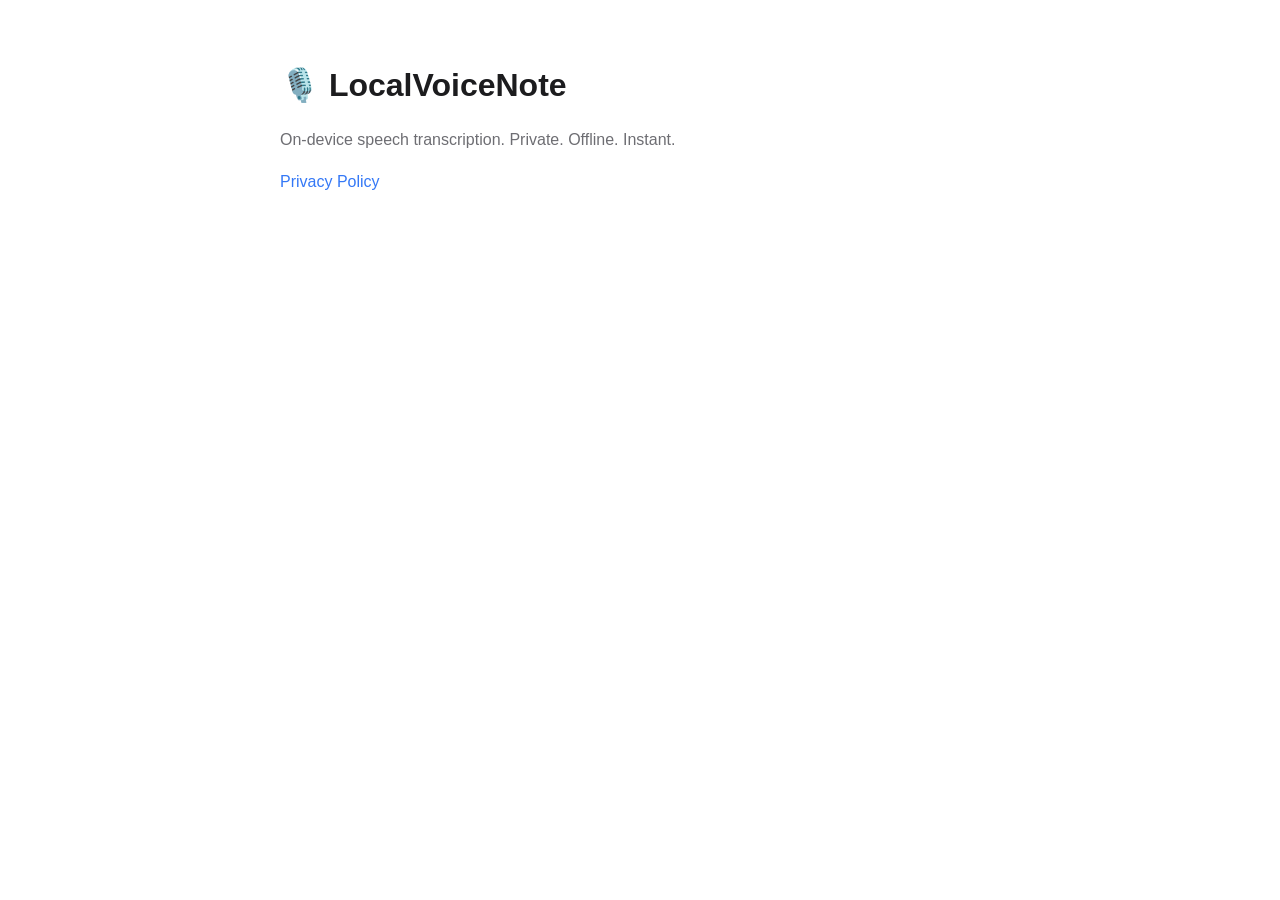
<file: index.html>
<!DOCTYPE html>
<html lang="en">
<head>
  <meta charset="utf-8">
  <meta name="viewport" content="width=device-width, initial-scale=1">
  <title>LocalVoiceNote</title>
  <style>
    body{font-family:-apple-system,BlinkMacSystemFont,'Segoe UI',sans-serif;max-width:720px;margin:60px auto;padding:0 24px;color:#1c1c1e;line-height:1.6}
    h1{margin-bottom:8px} a{color:#3478f6;text-decoration:none}
    .sub{color:#6e6e73}
  </style>
</head>
<body>
  <h1>🎙️ LocalVoiceNote</h1>
  <p class="sub">On-device speech transcription. Private. Offline. Instant.</p>
  <p><a href="/LocalVoiceNote/privacy/">Privacy Policy</a></p>
</body>
</html>
</file>
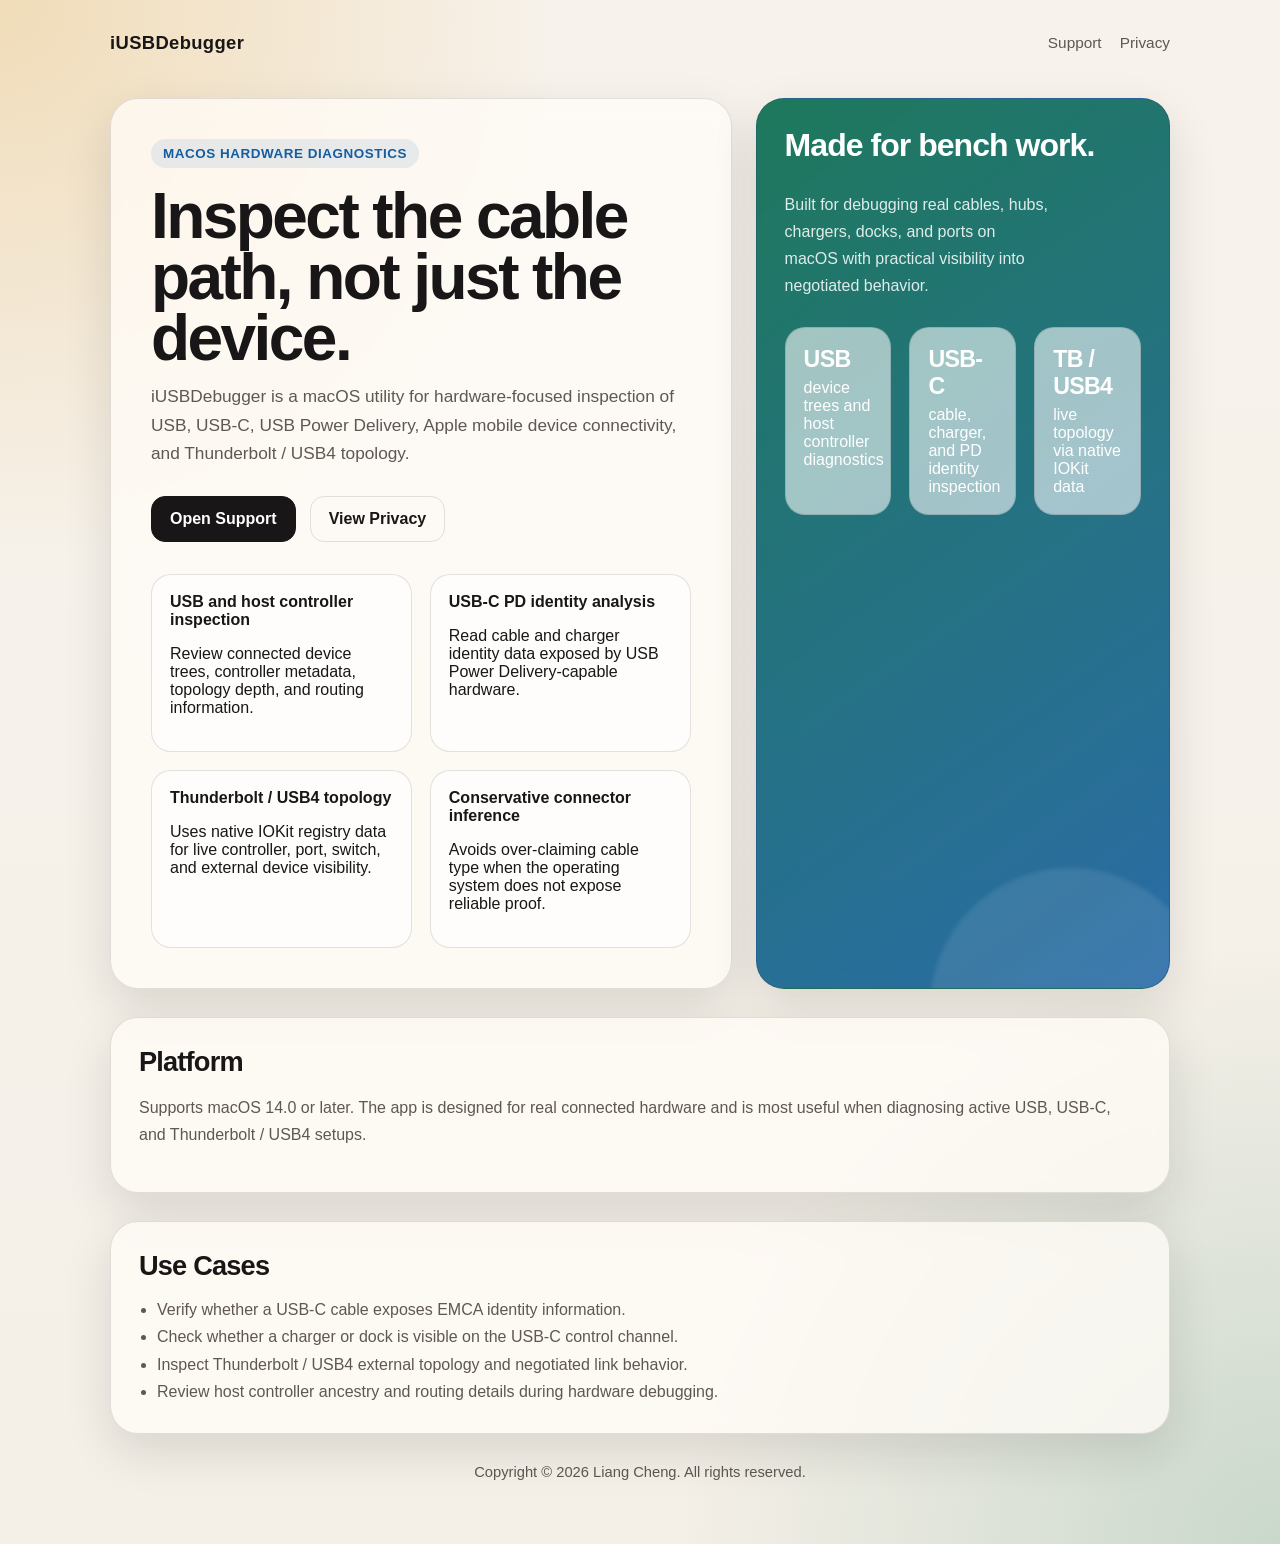
<file: iUSBDebugger/index.html>
<!DOCTYPE html>
<html lang="en">
<head>
  <meta charset="UTF-8">
  <meta name="viewport" content="width=device-width, initial-scale=1.0">
  <title>iUSBDebugger</title>
  <meta name="description" content="Hardware-focused macOS utility for inspecting USB, USB-C, USB Power Delivery, Apple mobile device connectivity, and Thunderbolt / USB4 topology.">
  <style>
    :root {
      --bg: #f4efe7;
      --card: rgba(255, 252, 247, 0.78);
      --ink: #181616;
      --muted: #5f5752;
      --line: rgba(24, 22, 22, 0.12);
      --accent: #0b6e4f;
      --accent-2: #d98e04;
      --accent-3: #145da0;
      --shadow: 0 18px 48px rgba(24, 22, 22, 0.12);
    }

    * { box-sizing: border-box; }

    body {
      margin: 0;
      font-family: "Avenir Next", "Segoe UI", sans-serif;
      color: var(--ink);
      background:
        radial-gradient(circle at top left, rgba(217, 142, 4, 0.22), transparent 28%),
        radial-gradient(circle at bottom right, rgba(11, 110, 79, 0.18), transparent 30%),
        linear-gradient(180deg, #f7f2eb 0%, var(--bg) 100%);
    }

    a {
      color: inherit;
      text-decoration: none;
    }

    .wrap {
      max-width: 1100px;
      margin: 0 auto;
      padding: 32px 20px 64px;
    }

    .nav {
      display: flex;
      justify-content: space-between;
      align-items: center;
      gap: 16px;
      margin-bottom: 44px;
    }

    .brand {
      font-size: 1.15rem;
      font-weight: 700;
      letter-spacing: 0.02em;
    }

    .nav-links {
      display: flex;
      gap: 18px;
      flex-wrap: wrap;
      color: var(--muted);
      font-size: 0.96rem;
    }

    .hero {
      display: grid;
      grid-template-columns: 1.2fr 0.8fr;
      gap: 24px;
      align-items: stretch;
    }

    .panel {
      background: var(--card);
      border: 1px solid var(--line);
      border-radius: 28px;
      box-shadow: var(--shadow);
      backdrop-filter: blur(10px);
    }

    .hero-copy {
      padding: 40px;
    }

    .eyebrow {
      display: inline-block;
      margin-bottom: 18px;
      padding: 7px 12px;
      border-radius: 999px;
      background: rgba(20, 93, 160, 0.09);
      color: var(--accent-3);
      font-size: 0.84rem;
      font-weight: 700;
      letter-spacing: 0.04em;
      text-transform: uppercase;
    }

    h1 {
      margin: 0 0 14px;
      font-size: clamp(2.6rem, 5vw, 4.5rem);
      line-height: 0.95;
      letter-spacing: -0.04em;
    }

    .lead {
      margin: 0 0 28px;
      color: var(--muted);
      font-size: 1.08rem;
      line-height: 1.65;
      max-width: 58ch;
    }

    .cta-row {
      display: flex;
      gap: 14px;
      flex-wrap: wrap;
    }

    .btn {
      display: inline-flex;
      align-items: center;
      justify-content: center;
      min-height: 46px;
      padding: 0 18px;
      border-radius: 14px;
      border: 1px solid var(--line);
      font-weight: 700;
    }

    .btn-primary {
      background: var(--ink);
      color: #fff;
      border-color: var(--ink);
    }

    .btn-secondary {
      background: transparent;
      color: var(--ink);
    }

    .hero-card {
      position: relative;
      overflow: hidden;
      padding: 28px;
      background:
        linear-gradient(145deg, rgba(11, 110, 79, 0.92), rgba(20, 93, 160, 0.9));
      color: #fff;
    }

    .signal {
      position: absolute;
      inset: auto -10% -18% auto;
      width: 280px;
      height: 280px;
      border-radius: 50%;
      background: rgba(255, 255, 255, 0.09);
      filter: blur(2px);
    }

    .speed-grid,
    .feature-grid {
      display: grid;
      gap: 18px;
      margin-top: 28px;
    }

    .speed-grid {
      grid-template-columns: repeat(3, minmax(0, 1fr));
    }

    .feature-grid {
      grid-template-columns: repeat(2, minmax(0, 1fr));
      margin-top: 32px;
    }

    .metric,
    .feature {
      padding: 18px;
      border-radius: 20px;
      border: 1px solid var(--line);
      background: rgba(255, 255, 255, 0.58);
    }

    .metric-value {
      display: block;
      font-size: 1.45rem;
      font-weight: 800;
      letter-spacing: -0.03em;
      margin-bottom: 6px;
    }

    .section {
      margin-top: 28px;
      padding: 28px;
    }

    .section h2 {
      margin: 0 0 10px;
      font-size: 1.7rem;
      letter-spacing: -0.03em;
    }

    .section p,
    .section li {
      color: var(--muted);
      line-height: 1.7;
    }

    ul {
      margin: 14px 0 0;
      padding-left: 18px;
    }

    .footer {
      margin-top: 30px;
      color: var(--muted);
      font-size: 0.92rem;
      text-align: center;
    }

    @media (max-width: 860px) {
      .hero {
        grid-template-columns: 1fr;
      }

      .speed-grid,
      .feature-grid {
        grid-template-columns: 1fr;
      }

      .hero-copy {
        padding: 28px;
      }
    }
  </style>
</head>
<body>
  <div class="wrap">
    <div class="nav">
      <div class="brand">iUSBDebugger</div>
      <div class="nav-links">
        <a href="./support/">Support</a>
        <a href="./privacy/">Privacy</a>
      </div>
    </div>

    <div class="hero">
      <section class="panel hero-copy">
        <div class="eyebrow">macOS Hardware Diagnostics</div>
        <h1>Inspect the cable path, not just the device.</h1>
        <p class="lead">
          iUSBDebugger is a macOS utility for hardware-focused inspection of USB, USB-C,
          USB Power Delivery, Apple mobile device connectivity, and Thunderbolt / USB4 topology.
        </p>
        <div class="cta-row">
          <a class="btn btn-primary" href="./support/">Open Support</a>
          <a class="btn btn-secondary" href="./privacy/">View Privacy</a>
        </div>

        <div class="feature-grid">
          <div class="feature">
            <strong>USB and host controller inspection</strong>
            <p>Review connected device trees, controller metadata, topology depth, and routing information.</p>
          </div>
          <div class="feature">
            <strong>USB-C PD identity analysis</strong>
            <p>Read cable and charger identity data exposed by USB Power Delivery-capable hardware.</p>
          </div>
          <div class="feature">
            <strong>Thunderbolt / USB4 topology</strong>
            <p>Uses native IOKit registry data for live controller, port, switch, and external device visibility.</p>
          </div>
          <div class="feature">
            <strong>Conservative connector inference</strong>
            <p>Avoids over-claiming cable type when the operating system does not expose reliable proof.</p>
          </div>
        </div>
      </section>

      <aside class="panel hero-card">
        <div class="signal"></div>
        <h2 style="margin-top:0;font-size:2rem;letter-spacing:-0.03em;">Made for bench work.</h2>
        <p style="max-width:30ch;line-height:1.7;color:rgba(255,255,255,0.86);">
          Built for debugging real cables, hubs, chargers, docks, and ports on macOS with practical visibility into negotiated behavior.
        </p>
        <div class="speed-grid">
          <div class="metric">
            <span class="metric-value">USB</span>
            device trees and host controller diagnostics
          </div>
          <div class="metric">
            <span class="metric-value">USB-C</span>
            cable, charger, and PD identity inspection
          </div>
          <div class="metric">
            <span class="metric-value">TB / USB4</span>
            live topology via native IOKit data
          </div>
        </div>
      </aside>
    </div>

    <section class="panel section">
      <h2>Platform</h2>
      <p>Supports macOS 14.0 or later. The app is designed for real connected hardware and is most useful when diagnosing active USB, USB-C, and Thunderbolt / USB4 setups.</p>
    </section>

    <section class="panel section">
      <h2>Use Cases</h2>
      <ul>
        <li>Verify whether a USB-C cable exposes EMCA identity information.</li>
        <li>Check whether a charger or dock is visible on the USB-C control channel.</li>
        <li>Inspect Thunderbolt / USB4 external topology and negotiated link behavior.</li>
        <li>Review host controller ancestry and routing details during hardware debugging.</li>
      </ul>
    </section>

    <div class="footer">
      Copyright &copy; 2026 Liang Cheng. All rights reserved.
    </div>
  </div>
</body>
</html>
</file>
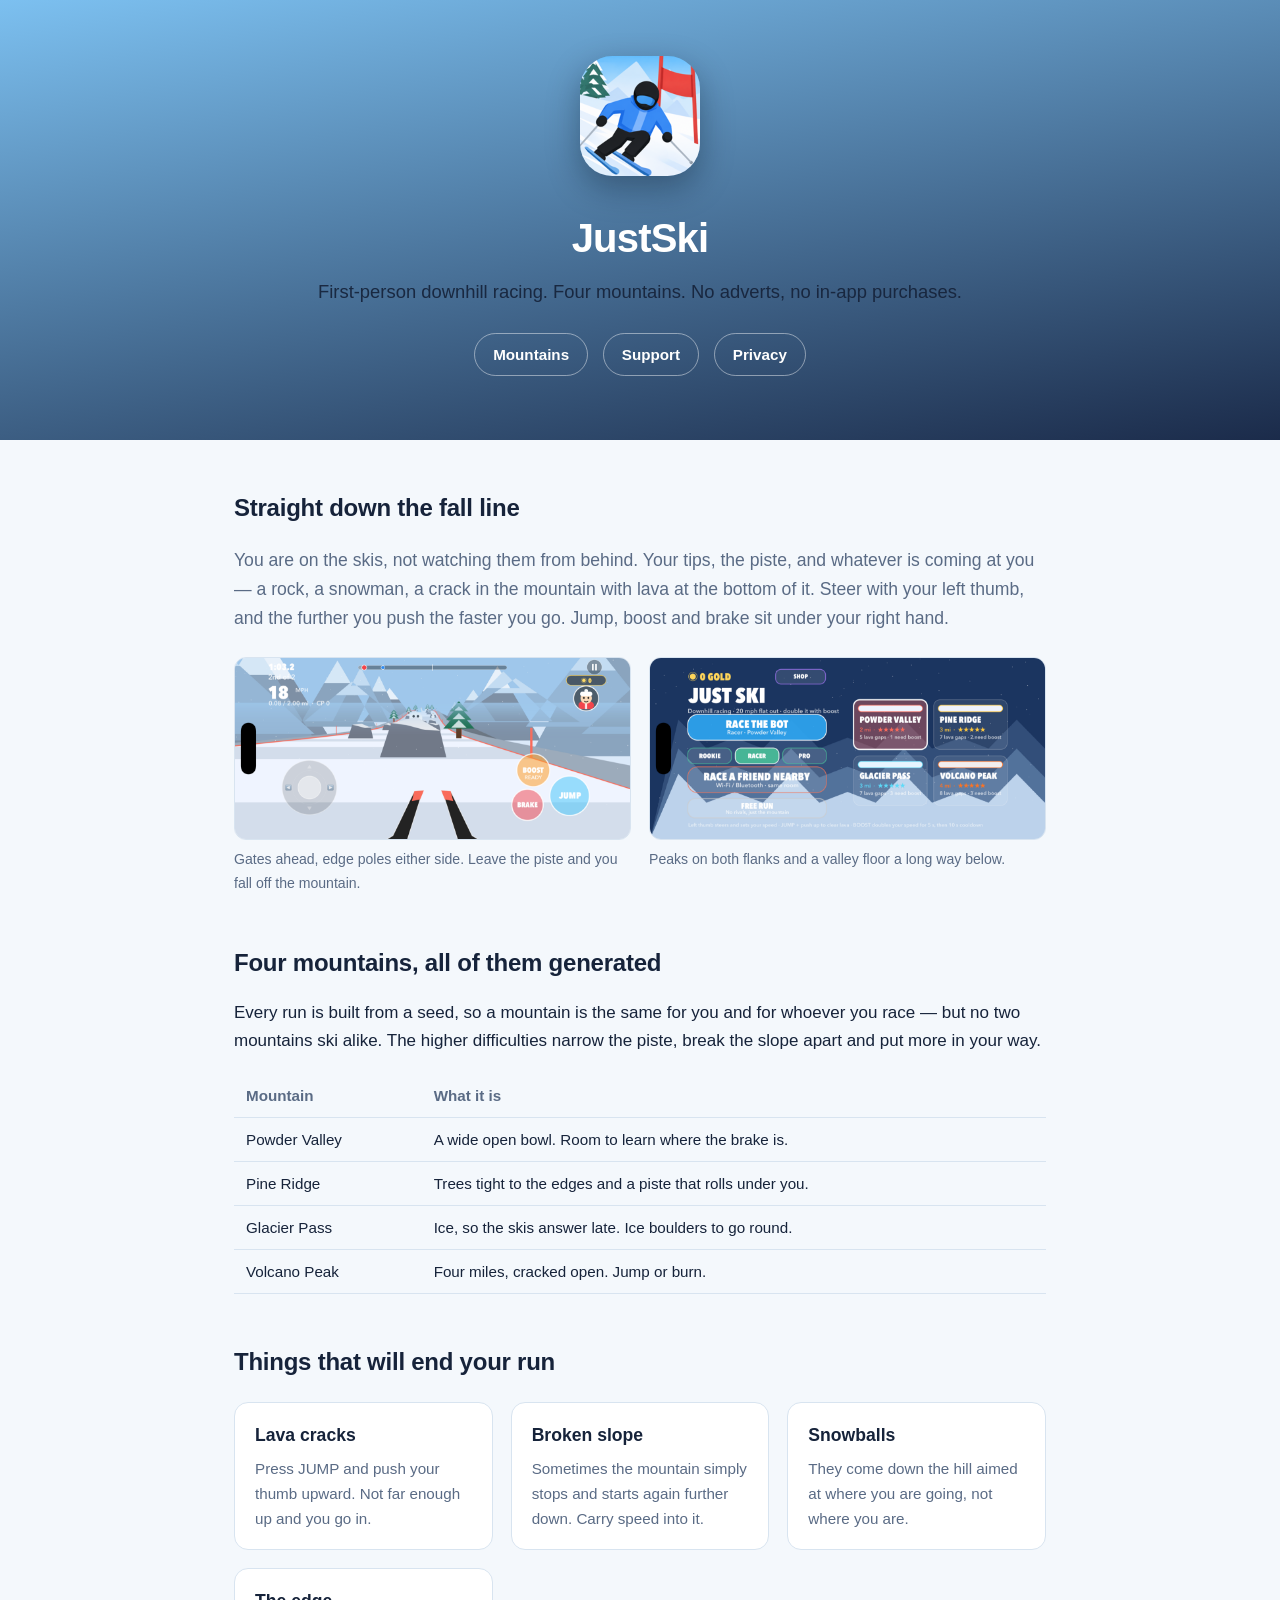
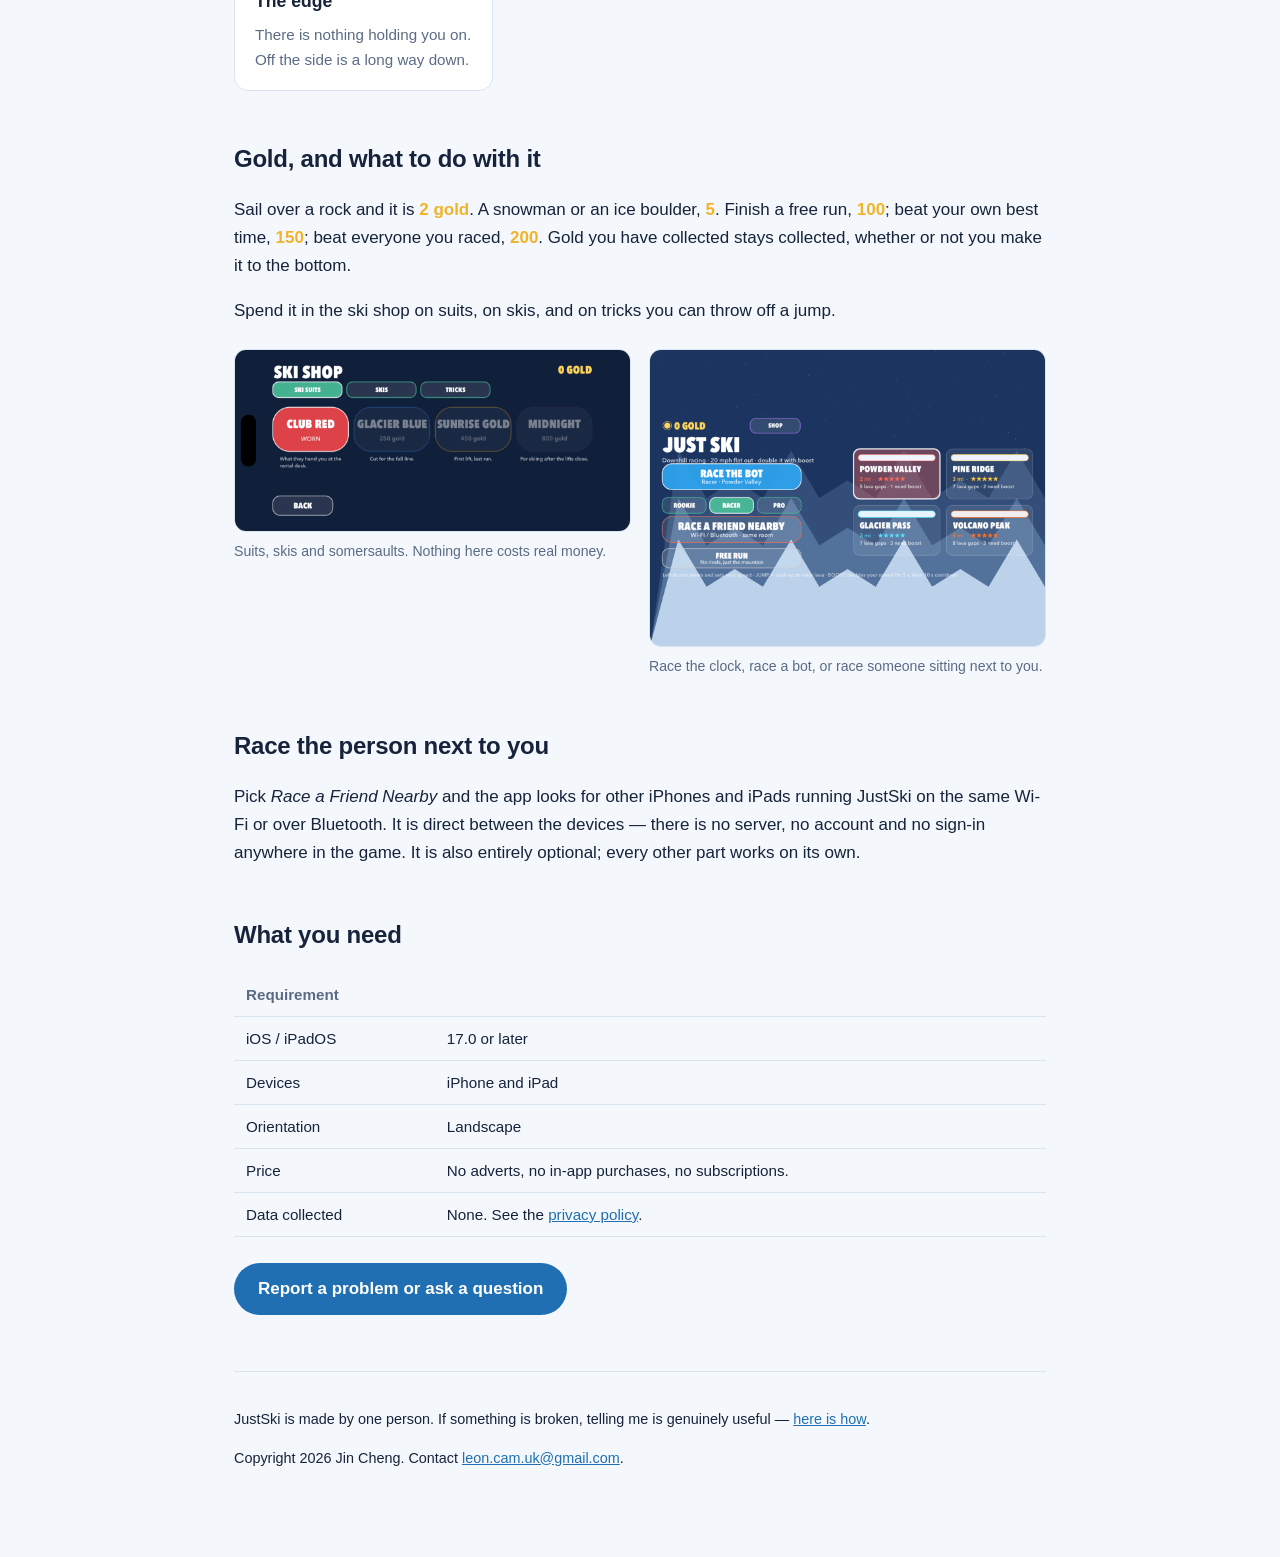
<file: JustSki/index.html>
<!doctype html>
<html lang="en-GB">
<head>
<meta charset="utf-8">
<meta name="viewport" content="width=device-width, initial-scale=1">
<title>JustSki — First-person downhill ski racing for iPhone and iPad</title>
<meta name="description" content="Point your skis downhill and go. Four mountains, lava cracks to jump, snowballs to dodge, and a rival on your tail. No ads, no in-app purchases.">
<link rel="icon" href="img/icon.png">
<link rel="stylesheet" href="style.css">
</head>
<body>

<header class="hero">
  <img class="icon" src="img/icon.png" alt="JustSki app icon">
  <h1>JustSki</h1>
  <p class="tag">First-person downhill racing. Four mountains. No adverts, no in-app purchases.</p>
  <nav>
    <a href="#mountains">Mountains</a>
    <a href="support.html">Support</a>
    <a href="privacy.html">Privacy</a>
  </nav>
</header>

<div class="wrap">

  <h2>Straight down the fall line</h2>
  <p class="lead">You are on the skis, not watching them from behind. Your tips, the piste,
  and whatever is coming at you — a rock, a snowman, a crack in the mountain with lava at
  the bottom of it. Steer with your left thumb, and the further you push the faster you go.
  Jump, boost and brake sit under your right hand.</p>

  <div class="shots">
    <figure>
      <img src="img/piste.png" alt="First-person view of the piste with gates and edge poles ahead">
      <figcaption>Gates ahead, edge poles either side. Leave the piste and you fall off the mountain.</figcaption>
    </figure>
    <figure>
      <img src="img/mountains.png" alt="Mountains and the valley floor far below the run">
      <figcaption>Peaks on both flanks and a valley floor a long way below.</figcaption>
    </figure>
  </div>

  <h2 id="mountains">Four mountains, all of them generated</h2>
  <p>Every run is built from a seed, so a mountain is the same for you and for whoever you
  race — but no two mountains ski alike. The higher difficulties narrow the piste, break the
  slope apart and put more in your way.</p>

  <table>
    <tr><th>Mountain</th><th>What it is</th></tr>
    <tr><td>Powder Valley</td><td>A wide open bowl. Room to learn where the brake is.</td></tr>
    <tr><td>Pine Ridge</td><td>Trees tight to the edges and a piste that rolls under you.</td></tr>
    <tr><td>Glacier Pass</td><td>Ice, so the skis answer late. Ice boulders to go round.</td></tr>
    <tr><td>Volcano Peak</td><td>Four miles, cracked open. Jump or burn.</td></tr>
  </table>

  <h2>Things that will end your run</h2>
  <div class="grid">
    <div class="card">
      <h3>Lava cracks</h3>
      <p>Press JUMP and push your thumb upward. Not far enough up and you go in.</p>
    </div>
    <div class="card">
      <h3>Broken slope</h3>
      <p>Sometimes the mountain simply stops and starts again further down. Carry speed into it.</p>
    </div>
    <div class="card">
      <h3>Snowballs</h3>
      <p>They come down the hill aimed at where you are going, not where you are.</p>
    </div>
    <div class="card">
      <h3>The edge</h3>
      <p>There is nothing holding you on. Off the side is a long way down.</p>
    </div>
  </div>

  <h2>Gold, and what to do with it</h2>
  <p>Sail over a rock and it is <span class="gold">2 gold</span>. A snowman or an ice boulder,
  <span class="gold">5</span>. Finish a free run, <span class="gold">100</span>; beat your own
  best time, <span class="gold">150</span>; beat everyone you raced, <span class="gold">200</span>.
  Gold you have collected stays collected, whether or not you make it to the bottom.</p>
  <p>Spend it in the ski shop on suits, on skis, and on tricks you can throw off a jump.</p>

  <div class="shots">
    <figure>
      <img src="img/shop.png" alt="The ski shop showing four ski suits with gold prices">
      <figcaption>Suits, skis and somersaults. Nothing here costs real money.</figcaption>
    </figure>
    <figure>
      <img src="img/menu.png" alt="JustSki home screen on iPad showing the mountains and modes">
      <figcaption>Race the clock, race a bot, or race someone sitting next to you.</figcaption>
    </figure>
  </div>

  <h2>Race the person next to you</h2>
  <p>Pick <em>Race a Friend Nearby</em> and the app looks for other iPhones and iPads running
  JustSki on the same Wi-Fi or over Bluetooth. It is direct between the devices — there is no
  server, no account and no sign-in anywhere in the game. It is also entirely optional; every
  other part works on its own.</p>

  <h2>What you need</h2>
  <table>
    <tr><th>Requirement</th><th></th></tr>
    <tr><td>iOS / iPadOS</td><td>17.0 or later</td></tr>
    <tr><td>Devices</td><td>iPhone and iPad</td></tr>
    <tr><td>Orientation</td><td>Landscape</td></tr>
    <tr><td>Price</td><td>No adverts, no in-app purchases, no subscriptions.</td></tr>
    <tr><td>Data collected</td><td>None. See the <a href="privacy.html">privacy policy</a>.</td></tr>
  </table>

  <p><a class="btn" href="support.html">Report a problem or ask a question</a></p>

  <footer>
    <p>JustSki is made by one person. If something is broken, telling me is genuinely useful —
    <a href="support.html">here is how</a>.</p>
    <p>Copyright 2026 Jin Cheng. Contact
    <a href="mailto:leon.cam.uk@gmail.com">leon.cam.uk@gmail.com</a>.</p>
  </footer>

</div>
</body>
</html>
</file>
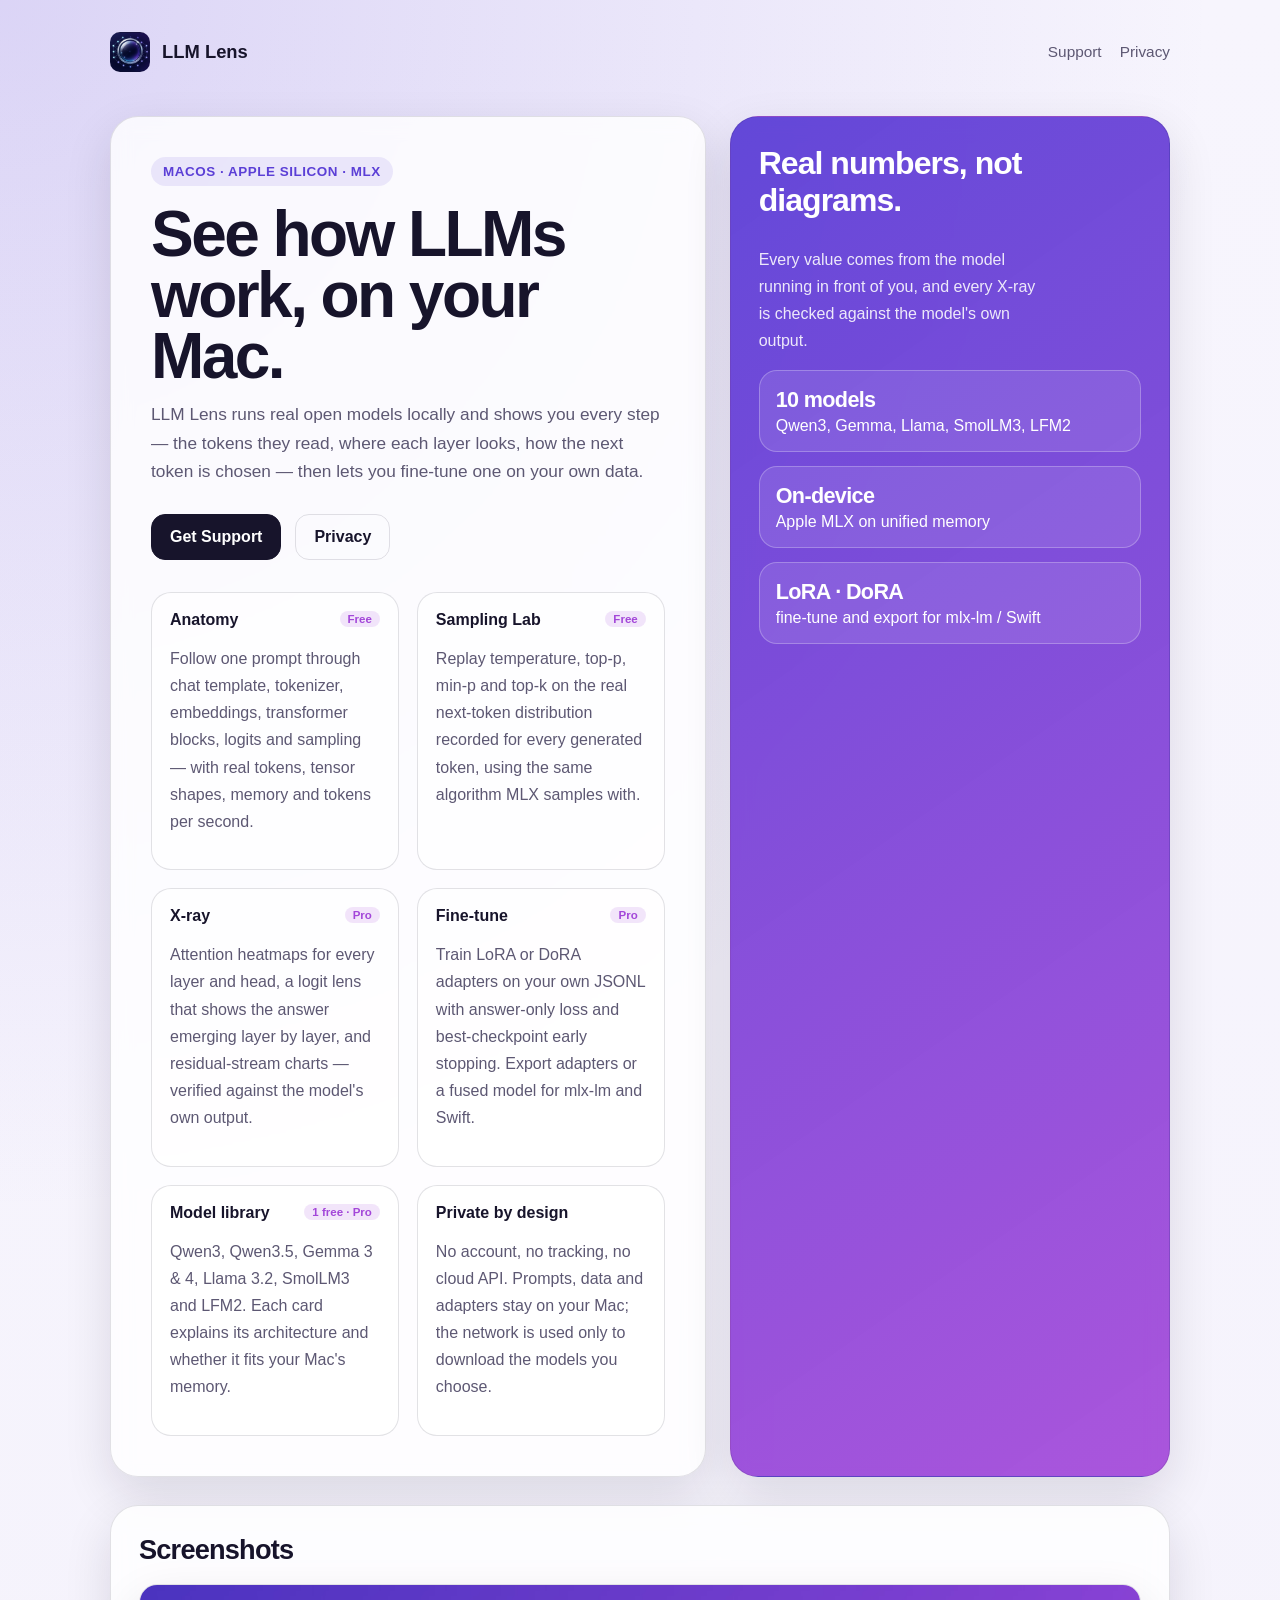
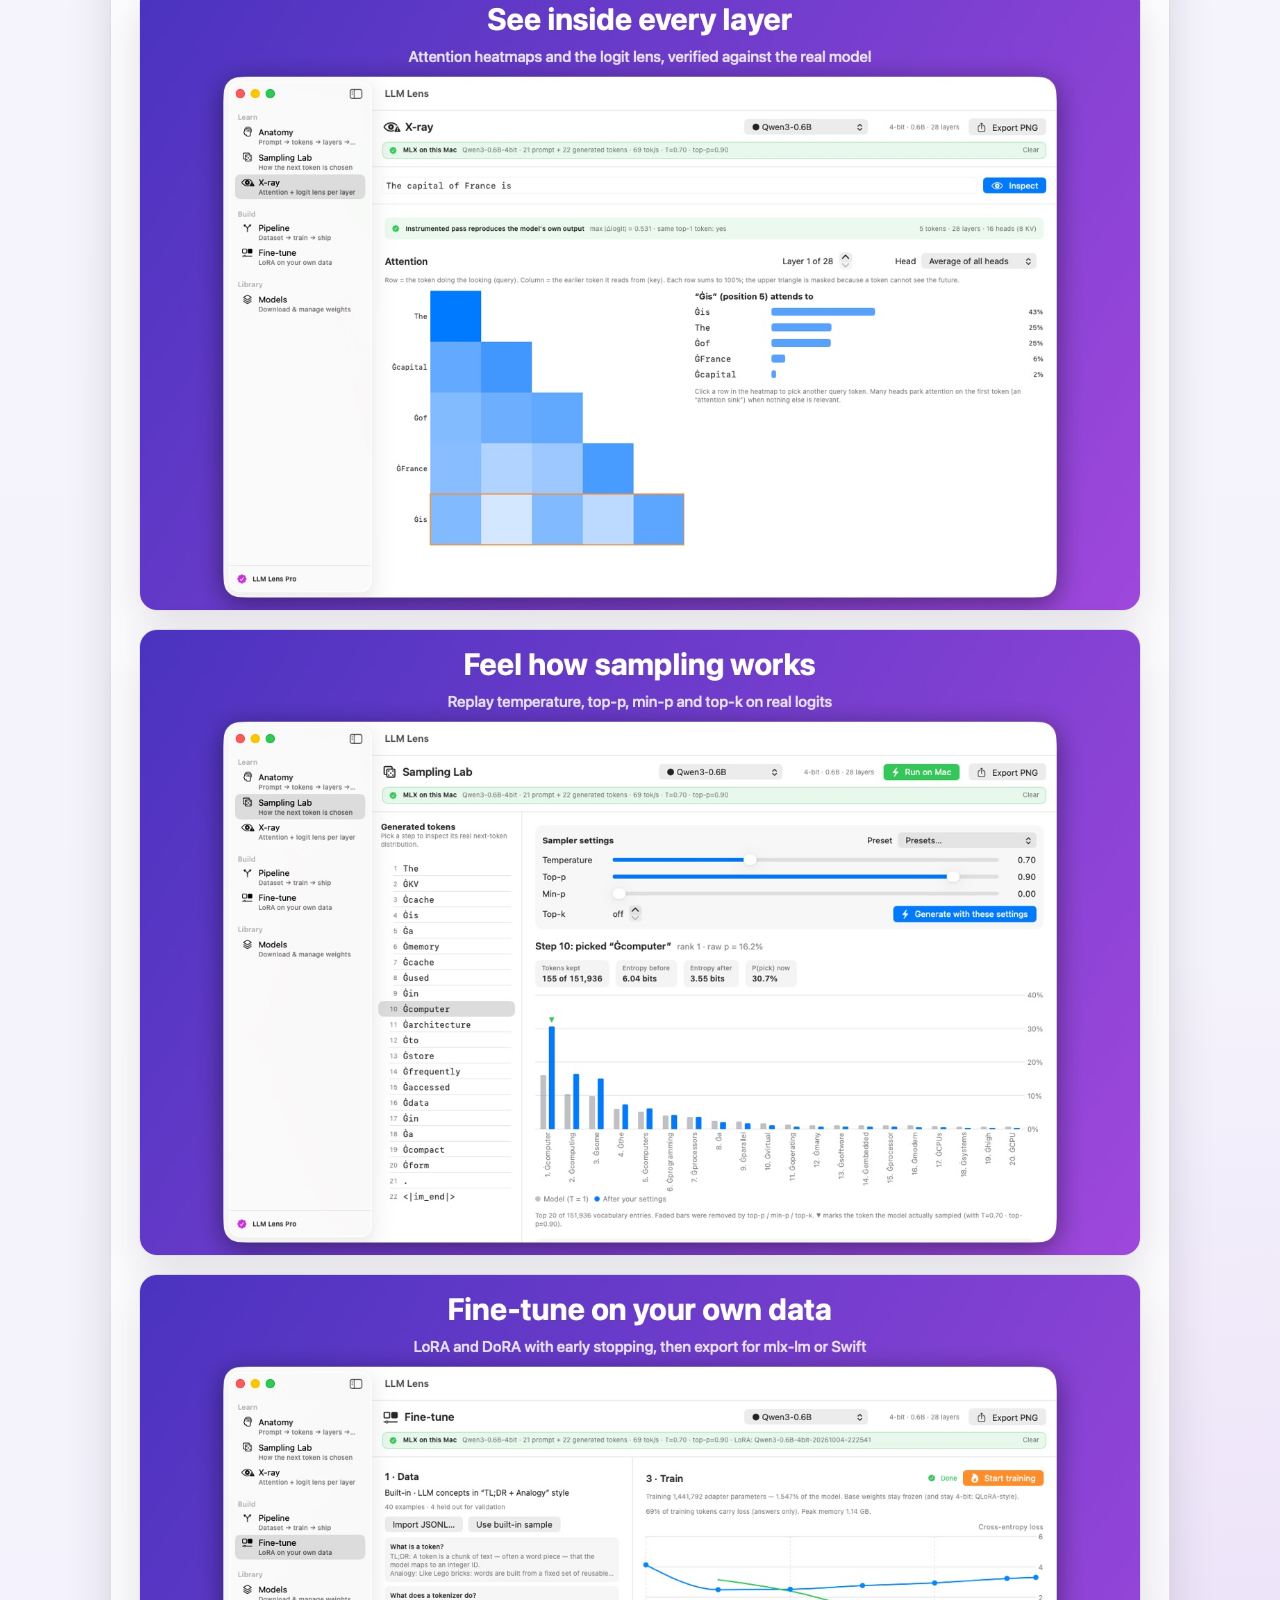
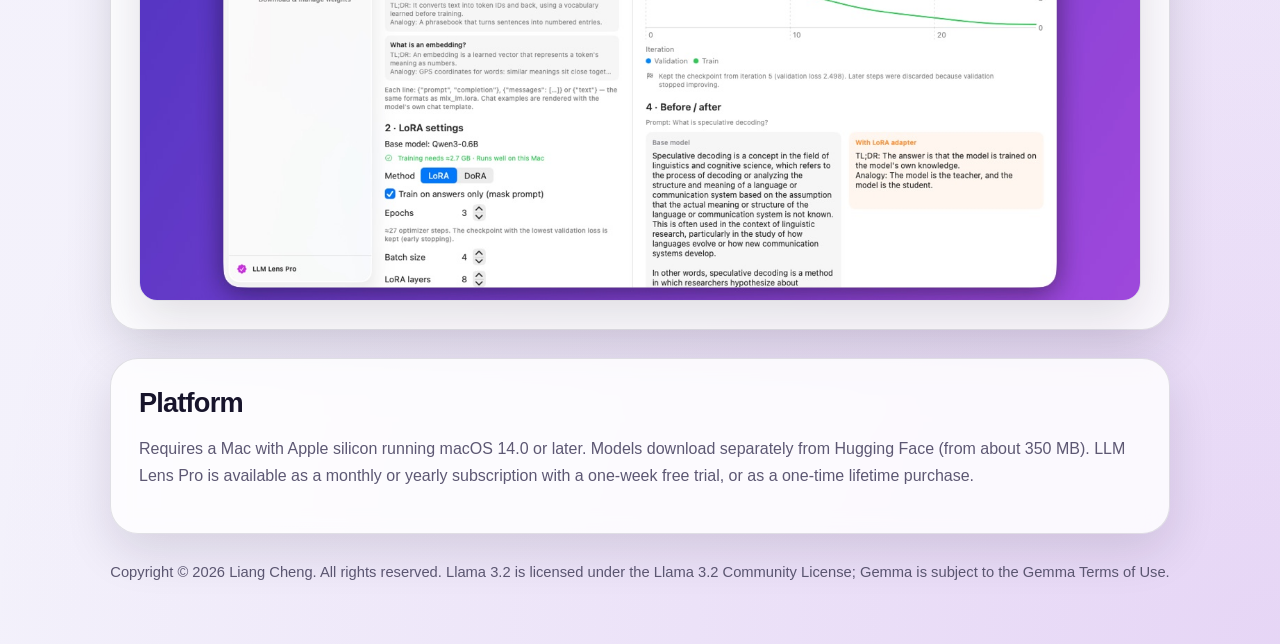
<file: LLMLens/index.html>
<!DOCTYPE html>
<html lang="en">
<head>
  <meta charset="UTF-8">
  <meta name="viewport" content="width=device-width, initial-scale=1.0">
  <title>LLM Lens</title>
  <meta name="description" content="Run open language models on your Mac with MLX and see every step: tokens, attention, logits and sampling. Then fine-tune one on your own data.">
  <style>
    :root{--bg:#f3f1fb;--card:rgba(255,255,255,.82);--ink:#17142b;--muted:#5d5873;--line:rgba(23,20,43,.12);--accent:#5b3fd6;--accent-2:#a347d9;--shadow:0 18px 48px rgba(23,20,43,.12)}
    *{box-sizing:border-box}
    body{margin:0;font-family:"Avenir Next","Segoe UI",sans-serif;color:var(--ink);background:radial-gradient(circle at top left,rgba(91,63,214,.18),transparent 30%),radial-gradient(circle at bottom right,rgba(163,71,217,.16),transparent 32%),linear-gradient(180deg,#f7f5fd 0%,var(--bg) 100%)}
    a{color:inherit;text-decoration:none}
    p,li{color:var(--muted);line-height:1.7}

    .wrap{max-width:1100px;margin:0 auto;padding:32px 20px 64px}
    .nav{display:flex;justify-content:space-between;align-items:center;gap:16px;margin-bottom:44px}
    .brand{display:flex;align-items:center;gap:12px;font-size:1.15rem;font-weight:700}
    .brand img{width:40px;height:40px;border-radius:10px}
    .nav-links{display:flex;gap:18px;flex-wrap:wrap;color:var(--muted);font-size:.96rem}
    .hero{display:grid;grid-template-columns:1.15fr .85fr;gap:24px;align-items:stretch}
    .panel{background:var(--card);border:1px solid var(--line);border-radius:28px;box-shadow:var(--shadow);backdrop-filter:blur(10px)}
    .hero-copy{padding:40px}
    .eyebrow{display:inline-block;margin-bottom:18px;padding:7px 12px;border-radius:999px;background:rgba(91,63,214,.1);color:var(--accent);font-size:.84rem;font-weight:700;letter-spacing:.04em;text-transform:uppercase}
    h1{margin:0 0 14px;font-size:clamp(2.6rem,5vw,4.3rem);line-height:.95;letter-spacing:-.04em}
    .lead{margin:0 0 28px;color:var(--muted);font-size:1.08rem;line-height:1.65;max-width:58ch}
    .cta-row{display:flex;gap:14px;flex-wrap:wrap}
    .btn{display:inline-flex;align-items:center;justify-content:center;min-height:46px;padding:0 18px;border-radius:14px;border:1px solid var(--line);font-weight:700}
    .btn-primary{background:var(--ink);color:#fff;border-color:var(--ink)}
    .hero-card{position:relative;overflow:hidden;padding:28px;background:linear-gradient(145deg,rgba(91,63,214,.95),rgba(163,71,217,.92));color:#fff}
    .hero-card p{color:rgba(255,255,255,.88)}
    .metric{padding:16px;border-radius:18px;border:1px solid rgba(255,255,255,.25);background:rgba(255,255,255,.1);margin-top:14px}
    .metric-value{display:block;font-size:1.35rem;font-weight:800;letter-spacing:-.03em;margin-bottom:4px}
    .feature-grid{display:grid;gap:18px;grid-template-columns:repeat(2,minmax(0,1fr));margin-top:32px}
    .feature{padding:18px;border-radius:20px;border:1px solid var(--line);background:rgba(255,255,255,.6)}
    .feature .tag{float:right;font-size:.72rem;font-weight:800;padding:2px 8px;border-radius:999px;background:rgba(163,71,217,.14);color:var(--accent-2)}
    .section{margin-top:28px;padding:28px}
    .section h2{margin:0 0 10px;font-size:1.7rem;letter-spacing:-.03em}
    .shots{display:grid;gap:18px;margin-top:18px}
    .shots img{width:100%;border-radius:18px;border:1px solid var(--line);box-shadow:var(--shadow)}
    ul{margin:14px 0 0;padding-left:18px}
    .footer{margin-top:30px;color:var(--muted);font-size:.92rem;text-align:center}
    @media (max-width:860px){.hero{grid-template-columns:1fr}.feature-grid{grid-template-columns:1fr}.hero-copy{padding:28px}}
  </style>
</head>
<body>
  <div class="wrap">
    <div class="nav">
      <div class="brand"><img src="img/icon.png" alt="">LLM Lens</div>
      <div class="nav-links">
        <a href="./support/">Support</a>
        <a href="./privacy/">Privacy</a>
      </div>
    </div>

    <div class="hero">
      <section class="panel hero-copy">
        <div class="eyebrow">macOS · Apple silicon · MLX</div>
        <h1>See how LLMs work, on your Mac.</h1>
        <p class="lead">
          LLM Lens runs real open models locally and shows you every step — the tokens they read,
          where each layer looks, how the next token is chosen — then lets you fine-tune one on your own data.
        </p>
        <div class="cta-row">
          <a class="btn btn-primary" href="./support/">Get Support</a>
          <a class="btn" href="./privacy/">Privacy</a>
        </div>
        <div class="feature-grid">
          <div class="feature"><strong>Anatomy</strong><span class=tag>Free</span><p>Follow one prompt through chat template, tokenizer, embeddings, transformer blocks, logits and sampling — with real tokens, tensor shapes, memory and tokens per second.</p></div>
          <div class="feature"><strong>Sampling Lab</strong><span class=tag>Free</span><p>Replay temperature, top-p, min-p and top-k on the real next-token distribution recorded for every generated token, using the same algorithm MLX samples with.</p></div>
          <div class="feature"><strong>X-ray</strong><span class=tag>Pro</span><p>Attention heatmaps for every layer and head, a logit lens that shows the answer emerging layer by layer, and residual-stream charts — verified against the model's own output.</p></div>
          <div class="feature"><strong>Fine-tune</strong><span class=tag>Pro</span><p>Train LoRA or DoRA adapters on your own JSONL with answer-only loss and best-checkpoint early stopping. Export adapters or a fused model for mlx-lm and Swift.</p></div>
          <div class="feature"><strong>Model library</strong><span class=tag>1 free · Pro</span><p>Qwen3, Qwen3.5, Gemma 3 & 4, Llama 3.2, SmolLM3 and LFM2. Each card explains its architecture and whether it fits your Mac's memory.</p></div>
          <div class="feature"><strong>Private by design</strong><p>No account, no tracking, no cloud API. Prompts, data and adapters stay on your Mac; the network is used only to download the models you choose.</p></div>
        </div>
      </section>

      <aside class="panel hero-card">
        <h2 style="margin-top:0;font-size:2rem;letter-spacing:-.03em;">Real numbers, not diagrams.</h2>
        <p style="max-width:32ch;line-height:1.7;">Every value comes from the model running in front of you, and every X-ray is checked against the model's own output.</p>
        <div class="metric"><span class="metric-value">10 models</span>Qwen3, Gemma, Llama, SmolLM3, LFM2</div>
        <div class="metric"><span class="metric-value">On-device</span>Apple MLX on unified memory</div>
        <div class="metric"><span class="metric-value">LoRA · DoRA</span>fine-tune and export for mlx-lm / Swift</div>
      </aside>
    </div>

    <section class="panel section">
      <h2>Screenshots</h2>
      <div class="shots">
        <img src="img/1_xray.jpg" alt="X-ray: attention heatmap and logit lens">
        <img src="img/2_sampling.jpg" alt="Sampling Lab: next-token distribution with temperature and top-p">
        <img src="img/4_finetune.jpg" alt="Fine-tune: LoRA loss curves and before/after answers">
      </div>
    </section>

    <section class="panel section">
      <h2>Platform</h2>
      <p>Requires a Mac with Apple silicon running macOS 14.0 or later. Models download separately from Hugging Face (from about 350 MB). LLM Lens Pro is available as a monthly or yearly subscription with a one-week free trial, or as a one-time lifetime purchase.</p>
    </section>

    <div class="footer">
      Copyright &copy; 2026 Liang Cheng. All rights reserved.
      Llama 3.2 is licensed under the Llama 3.2 Community License; Gemma is subject to the Gemma Terms of Use.
    </div>
  </div>
</body>
</html>
</file>
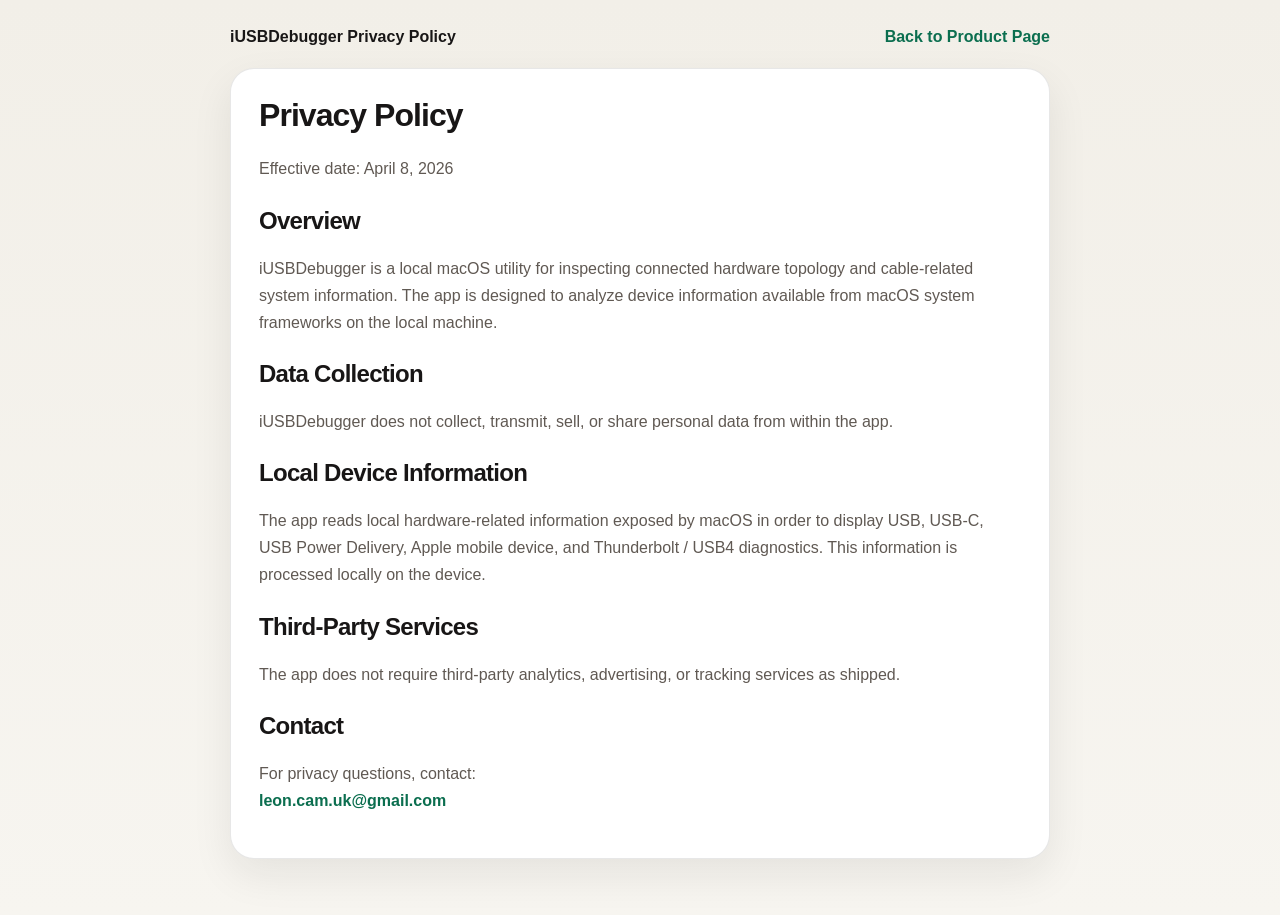
<file: iUSBDebugger/privacy/index.html>
<!DOCTYPE html>
<html lang="en">
<head>
  <meta charset="UTF-8">
  <meta name="viewport" content="width=device-width, initial-scale=1.0">
  <title>iUSBDebugger Privacy Policy</title>
  <style>
    :root {
      --bg: #f7f5f0;
      --card: #ffffff;
      --ink: #181616;
      --muted: #605953;
      --line: rgba(24, 22, 22, 0.1);
      --accent: #0b6e4f;
    }

    * { box-sizing: border-box; }

    body {
      margin: 0;
      font-family: "Avenir Next", "Segoe UI", sans-serif;
      color: var(--ink);
      background: linear-gradient(180deg, #f2efe8 0%, var(--bg) 100%);
    }

    .wrap {
      max-width: 860px;
      margin: 0 auto;
      padding: 28px 20px 56px;
    }

    .card {
      background: var(--card);
      border: 1px solid var(--line);
      border-radius: 24px;
      padding: 28px;
      box-shadow: 0 16px 40px rgba(24, 22, 22, 0.08);
    }

    h1, h2 {
      letter-spacing: -0.03em;
    }

    p, li {
      color: var(--muted);
      line-height: 1.7;
    }

    a {
      color: var(--accent);
      text-decoration: none;
      font-weight: 700;
    }

    .top {
      display: flex;
      justify-content: space-between;
      gap: 16px;
      align-items: center;
      margin-bottom: 22px;
    }

    .section {
      margin-top: 24px;
    }
  </style>
</head>
<body>
  <div class="wrap">
    <div class="top">
      <strong>iUSBDebugger Privacy Policy</strong>
      <a href="../">Back to Product Page</a>
    </div>

    <div class="card">
      <h1 style="margin-top:0;">Privacy Policy</h1>
      <p>Effective date: April 8, 2026</p>

      <div class="section">
        <h2>Overview</h2>
        <p>
          iUSBDebugger is a local macOS utility for inspecting connected hardware topology and
          cable-related system information. The app is designed to analyze device information
          available from macOS system frameworks on the local machine.
        </p>
      </div>

      <div class="section">
        <h2>Data Collection</h2>
        <p>
          iUSBDebugger does not collect, transmit, sell, or share personal data from within the app.
        </p>
      </div>

      <div class="section">
        <h2>Local Device Information</h2>
        <p>
          The app reads local hardware-related information exposed by macOS in order to display USB,
          USB-C, USB Power Delivery, Apple mobile device, and Thunderbolt / USB4 diagnostics.
          This information is processed locally on the device.
        </p>
      </div>

      <div class="section">
        <h2>Third-Party Services</h2>
        <p>
          The app does not require third-party analytics, advertising, or tracking services as shipped.
        </p>
      </div>

      <div class="section">
        <h2>Contact</h2>
        <p>
          For privacy questions, contact:
          <br>
          <a href="mailto:leon.cam.uk@gmail.com">leon.cam.uk@gmail.com</a>
        </p>
      </div>
    </div>
  </div>
</body>
</html>
</file>
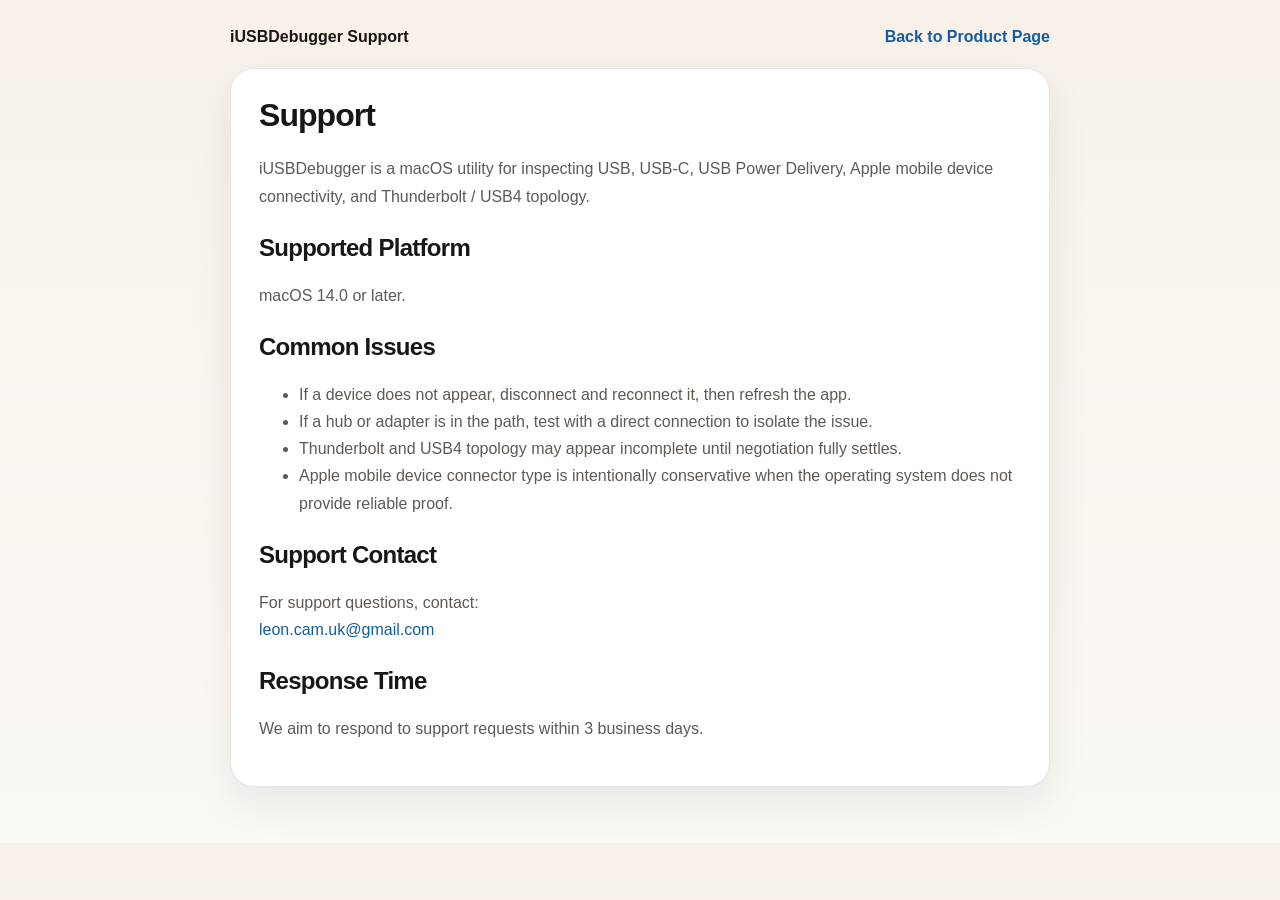
<file: iUSBDebugger/support/index.html>
<!DOCTYPE html>
<html lang="en">
<head>
  <meta charset="UTF-8">
  <meta name="viewport" content="width=device-width, initial-scale=1.0">
  <title>iUSBDebugger Support</title>
  <style>
    :root {
      --bg: #fbf9f5;
      --card: #ffffff;
      --ink: #181616;
      --muted: #605953;
      --line: rgba(24, 22, 22, 0.1);
      --accent: #145da0;
    }

    * { box-sizing: border-box; }

    body {
      margin: 0;
      font-family: "Avenir Next", "Segoe UI", sans-serif;
      background: linear-gradient(180deg, #f7f1ea 0%, var(--bg) 100%);
      color: var(--ink);
    }

    .wrap {
      max-width: 860px;
      margin: 0 auto;
      padding: 28px 20px 56px;
    }

    .card {
      background: var(--card);
      border: 1px solid var(--line);
      border-radius: 24px;
      padding: 28px;
      box-shadow: 0 16px 40px rgba(24, 22, 22, 0.08);
    }

    h1, h2 {
      letter-spacing: -0.03em;
    }

    p, li {
      color: var(--muted);
      line-height: 1.7;
    }

    a {
      color: var(--accent);
      text-decoration: none;
    }

    .top {
      display: flex;
      justify-content: space-between;
      gap: 16px;
      align-items: center;
      margin-bottom: 22px;
    }

    .top a {
      font-weight: 700;
    }

    .section {
      margin-top: 24px;
    }
  </style>
</head>
<body>
  <div class="wrap">
    <div class="top">
      <strong>iUSBDebugger Support</strong>
      <a href="../">Back to Product Page</a>
    </div>

    <div class="card">
      <h1 style="margin-top:0;">Support</h1>
      <p>
        iUSBDebugger is a macOS utility for inspecting USB, USB-C, USB Power Delivery,
        Apple mobile device connectivity, and Thunderbolt / USB4 topology.
      </p>

      <div class="section">
        <h2>Supported Platform</h2>
        <p>macOS 14.0 or later.</p>
      </div>

      <div class="section">
        <h2>Common Issues</h2>
        <ul>
          <li>If a device does not appear, disconnect and reconnect it, then refresh the app.</li>
          <li>If a hub or adapter is in the path, test with a direct connection to isolate the issue.</li>
          <li>Thunderbolt and USB4 topology may appear incomplete until negotiation fully settles.</li>
          <li>Apple mobile device connector type is intentionally conservative when the operating system does not provide reliable proof.</li>
        </ul>
      </div>

      <div class="section">
        <h2>Support Contact</h2>
        <p>
          For support questions, contact:
          <br>
          <a href="mailto:leon.cam.uk@gmail.com">leon.cam.uk@gmail.com</a>
        </p>
      </div>

      <div class="section">
        <h2>Response Time</h2>
        <p>We aim to respond to support requests within 3 business days.</p>
      </div>
    </div>
  </div>
</body>
</html>
</file>
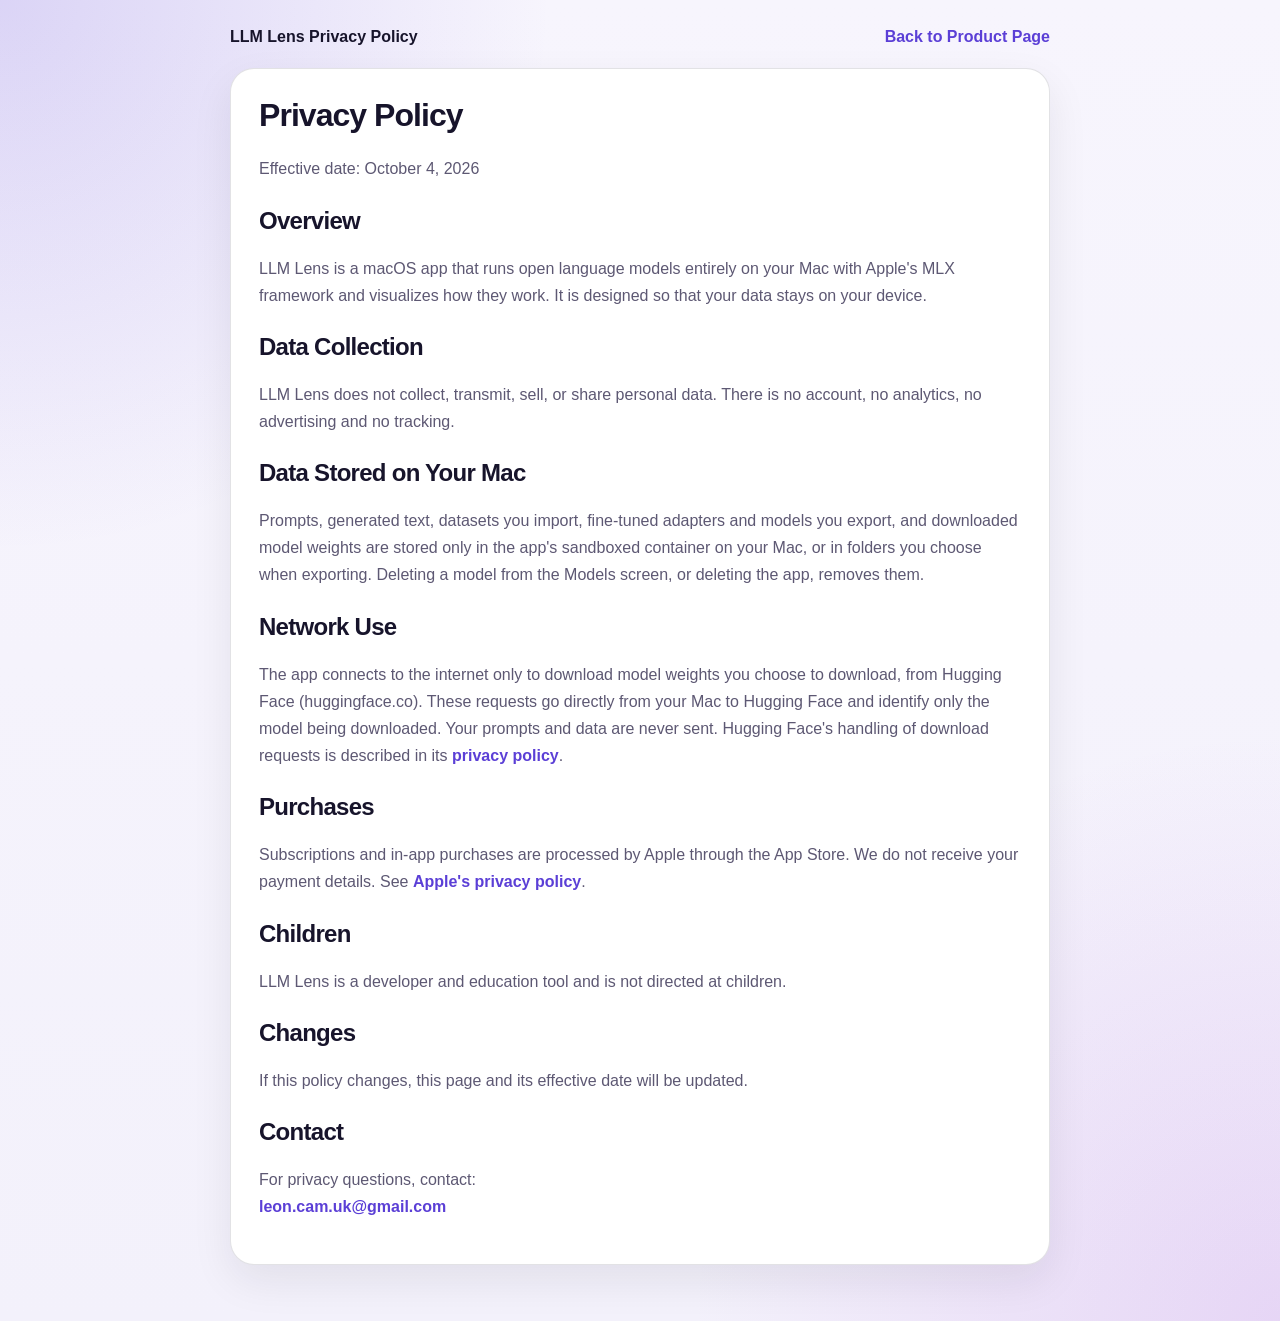
<file: LLMLens/privacy/index.html>
<!DOCTYPE html>
<html lang="en">
<head>
  <meta charset="UTF-8">
  <meta name="viewport" content="width=device-width, initial-scale=1.0">
  <title>LLM Lens Privacy Policy</title>
  <style>
    :root{--bg:#f3f1fb;--card:rgba(255,255,255,.82);--ink:#17142b;--muted:#5d5873;--line:rgba(23,20,43,.12);--accent:#5b3fd6;--accent-2:#a347d9;--shadow:0 18px 48px rgba(23,20,43,.12)}
    *{box-sizing:border-box}
    body{margin:0;font-family:"Avenir Next","Segoe UI",sans-serif;color:var(--ink);background:radial-gradient(circle at top left,rgba(91,63,214,.18),transparent 30%),radial-gradient(circle at bottom right,rgba(163,71,217,.16),transparent 32%),linear-gradient(180deg,#f7f5fd 0%,var(--bg) 100%)}
    a{color:inherit;text-decoration:none}
    p,li{color:var(--muted);line-height:1.7}

    .wrap{max-width:860px;margin:0 auto;padding:28px 20px 56px}
    .top{display:flex;justify-content:space-between;gap:16px;align-items:center;margin-bottom:22px}
    .top a,.card a{color:var(--accent);font-weight:700}
    .card{background:#fff;border:1px solid var(--line);border-radius:24px;padding:28px;box-shadow:0 16px 40px rgba(23,20,43,.08)}
    h1,h2{letter-spacing:-.03em}.section{margin-top:24px}
  </style>
</head>
<body>
  <div class="wrap">
    <div class="top">
      <strong>LLM Lens Privacy Policy</strong>
      <a href="../">Back to Product Page</a>
    </div>
    <div class="card">
      <h1 style="margin-top:0;">Privacy Policy</h1>
      <p>Effective date: October 4, 2026</p>
      <div class="section">
        <h2>Overview</h2>
        <p>LLM Lens is a macOS app that runs open language models entirely on your Mac with Apple's MLX framework and visualizes how they work. It is designed so that your data stays on your device.</p>
      </div>
      <div class="section">
        <h2>Data Collection</h2>
        <p>LLM Lens does not collect, transmit, sell, or share personal data. There is no account, no analytics, no advertising and no tracking.</p>
      </div>
      <div class="section">
        <h2>Data Stored on Your Mac</h2>
        <p>Prompts, generated text, datasets you import, fine-tuned adapters and models you export, and downloaded model weights are stored only in the app's sandboxed container on your Mac, or in folders you choose when exporting. Deleting a model from the Models screen, or deleting the app, removes them.</p>
      </div>
      <div class="section">
        <h2>Network Use</h2>
        <p>The app connects to the internet only to download model weights you choose to download, from Hugging Face (huggingface.co). These requests go directly from your Mac to Hugging Face and identify only the model being downloaded. Your prompts and data are never sent. Hugging Face's handling of download requests is described in its <a href="https://huggingface.co/privacy">privacy policy</a>.</p>
      </div>
      <div class="section">
        <h2>Purchases</h2>
        <p>Subscriptions and in-app purchases are processed by Apple through the App Store. We do not receive your payment details. See <a href="https://www.apple.com/legal/privacy/">Apple's privacy policy</a>.</p>
      </div>
      <div class="section">
        <h2>Children</h2>
        <p>LLM Lens is a developer and education tool and is not directed at children.</p>
      </div>
      <div class="section">
        <h2>Changes</h2>
        <p>If this policy changes, this page and its effective date will be updated.</p>
      </div>
      <div class="section">
        <h2>Contact</h2>
        <p>For privacy questions, contact:<br><a href="mailto:leon.cam.uk@gmail.com">leon.cam.uk@gmail.com</a></p>
      </div>
    </div>
  </div>
</body>
</html>
</file>
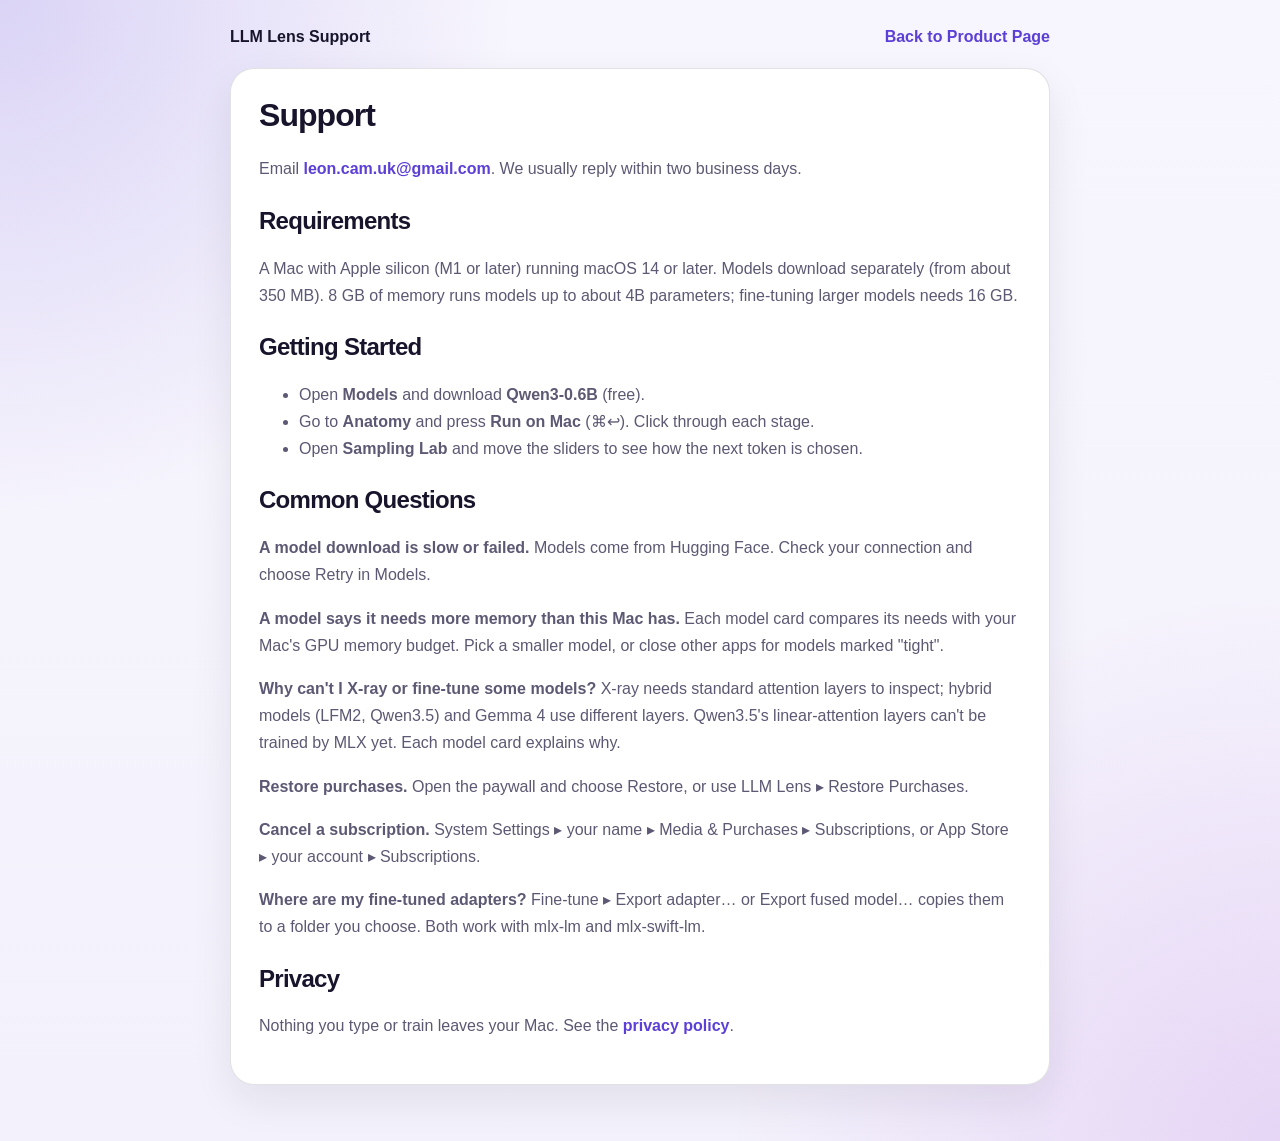
<file: LLMLens/support/index.html>
<!DOCTYPE html>
<html lang="en">
<head>
  <meta charset="UTF-8">
  <meta name="viewport" content="width=device-width, initial-scale=1.0">
  <title>LLM Lens Support</title>
  <style>
    :root{--bg:#f3f1fb;--card:rgba(255,255,255,.82);--ink:#17142b;--muted:#5d5873;--line:rgba(23,20,43,.12);--accent:#5b3fd6;--accent-2:#a347d9;--shadow:0 18px 48px rgba(23,20,43,.12)}
    *{box-sizing:border-box}
    body{margin:0;font-family:"Avenir Next","Segoe UI",sans-serif;color:var(--ink);background:radial-gradient(circle at top left,rgba(91,63,214,.18),transparent 30%),radial-gradient(circle at bottom right,rgba(163,71,217,.16),transparent 32%),linear-gradient(180deg,#f7f5fd 0%,var(--bg) 100%)}
    a{color:inherit;text-decoration:none}
    p,li{color:var(--muted);line-height:1.7}

    .wrap{max-width:860px;margin:0 auto;padding:28px 20px 56px}
    .top{display:flex;justify-content:space-between;gap:16px;align-items:center;margin-bottom:22px}
    .top a,.card a{color:var(--accent);font-weight:700}
    .card{background:#fff;border:1px solid var(--line);border-radius:24px;padding:28px;box-shadow:0 16px 40px rgba(23,20,43,.08)}
    h1,h2{letter-spacing:-.03em}.section{margin-top:24px}
  </style>
</head>
<body>
  <div class="wrap">
    <div class="top">
      <strong>LLM Lens Support</strong>
      <a href="../">Back to Product Page</a>
    </div>
    <div class="card">
      <h1 style="margin-top:0;">Support</h1>
      <p>Email <a href="mailto:leon.cam.uk@gmail.com">leon.cam.uk@gmail.com</a>. We usually reply within two business days.</p>
      <div class="section">
        <h2>Requirements</h2>
        <p>A Mac with Apple silicon (M1 or later) running macOS 14 or later. Models download separately (from about 350 MB). 8 GB of memory runs models up to about 4B parameters; fine-tuning larger models needs 16 GB.</p>
      </div>
      <div class="section">
        <h2>Getting Started</h2>
        <ul><li>Open <strong>Models</strong> and download <strong>Qwen3-0.6B</strong> (free).</li><li>Go to <strong>Anatomy</strong> and press <strong>Run on Mac</strong> (⌘↩). Click through each stage.</li><li>Open <strong>Sampling Lab</strong> and move the sliders to see how the next token is chosen.</li></ul>
      </div>
      <div class="section">
        <h2>Common Questions</h2>
        <p><strong>A model download is slow or failed.</strong> Models come from Hugging Face. Check your connection and choose Retry in Models.</p>
        <p><strong>A model says it needs more memory than this Mac has.</strong> Each model card compares its needs with your Mac's GPU memory budget. Pick a smaller model, or close other apps for models marked "tight".</p>
        <p><strong>Why can't I X-ray or fine-tune some models?</strong> X-ray needs standard attention layers to inspect; hybrid models (LFM2, Qwen3.5) and Gemma 4 use different layers. Qwen3.5's linear-attention layers can't be trained by MLX yet. Each model card explains why.</p>
        <p><strong>Restore purchases.</strong> Open the paywall and choose Restore, or use LLM Lens ▸ Restore Purchases.</p>
        <p><strong>Cancel a subscription.</strong> System Settings ▸ your name ▸ Media &amp; Purchases ▸ Subscriptions, or App Store ▸ your account ▸ Subscriptions.</p>
        <p><strong>Where are my fine-tuned adapters?</strong> Fine-tune ▸ Export adapter… or Export fused model… copies them to a folder you choose. Both work with mlx-lm and mlx-swift-lm.</p>
      </div>
      <div class="section">
        <h2>Privacy</h2>
        <p>Nothing you type or train leaves your Mac. See the <a href="../privacy/">privacy policy</a>.</p>
      </div>
    </div>
  </div>
</body>
</html>
</file>
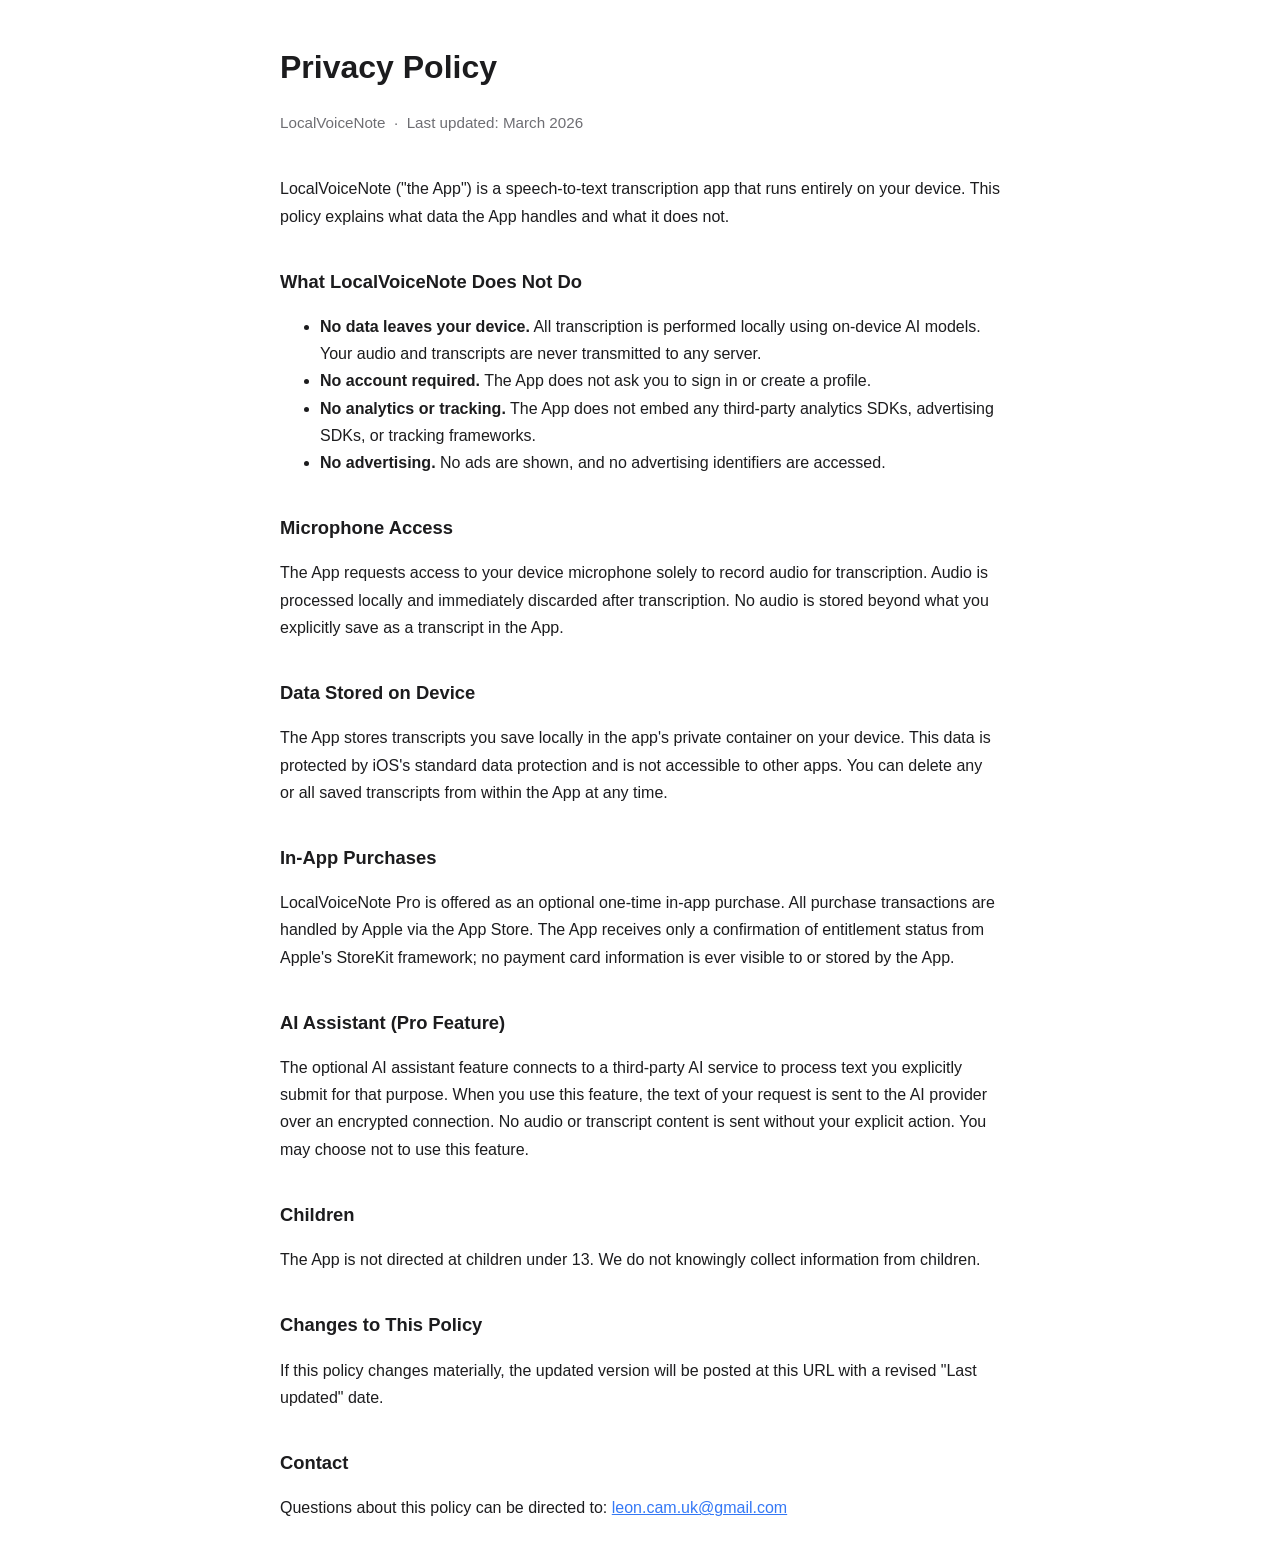
<file: LocalVoiceNote/privacy/index.html>
<!DOCTYPE html>
<html lang="en">
<head>
<meta charset="UTF-8">
<meta name="viewport" content="width=device-width, initial-scale=1.0">
<title>LocalVoiceNote — Privacy Policy</title>
<style>
  body { font-family: -apple-system, BlinkMacSystemFont, 'Segoe UI', sans-serif;
         max-width: 720px; margin: 40px auto; padding: 0 24px;
         color: #1c1c1e; line-height: 1.7; }
  h1   { font-size: 2rem; margin-bottom: 4px; }
  .sub { color: #6e6e73; margin-bottom: 40px; font-size: 0.95rem; }
  h2   { font-size: 1.15rem; margin-top: 36px; color: #1c1c1e; }
  p, li { font-size: 1rem; }
  a    { color: #3478f6; }
  @media (prefers-color-scheme: dark) {
    body { background: #000; color: #f5f5f7; }
    h2   { color: #f5f5f7; }
  }
</style>
</head>
<body>

<h1>Privacy Policy</h1>
<p class="sub">LocalVoiceNote &nbsp;·&nbsp; Last updated: March 2026</p>

<p>LocalVoiceNote ("the App") is a speech-to-text transcription app that runs entirely
on your device. This policy explains what data the App handles and what it does not.</p>

<h2>What LocalVoiceNote Does Not Do</h2>
<ul>
  <li><strong>No data leaves your device.</strong> All transcription is performed
      locally using on-device AI models. Your audio and transcripts are never
      transmitted to any server.</li>
  <li><strong>No account required.</strong> The App does not ask you to sign in
      or create a profile.</li>
  <li><strong>No analytics or tracking.</strong> The App does not embed any
      third-party analytics SDKs, advertising SDKs, or tracking frameworks.</li>
  <li><strong>No advertising.</strong> No ads are shown, and no advertising
      identifiers are accessed.</li>
</ul>

<h2>Microphone Access</h2>
<p>The App requests access to your device microphone solely to record audio for
transcription. Audio is processed locally and immediately discarded after
transcription. No audio is stored beyond what you explicitly save as a
transcript in the App.</p>

<h2>Data Stored on Device</h2>
<p>The App stores transcripts you save locally in the app's private container on
your device. This data is protected by iOS's standard data protection and is
not accessible to other apps. You can delete any or all saved transcripts from
within the App at any time.</p>

<h2>In-App Purchases</h2>
<p>LocalVoiceNote Pro is offered as an optional one-time in-app purchase. All
purchase transactions are handled by Apple via the App Store. The App receives
only a confirmation of entitlement status from Apple's StoreKit framework; no
payment card information is ever visible to or stored by the App.</p>

<h2>AI Assistant (Pro Feature)</h2>
<p>The optional AI assistant feature connects to a third-party AI service to
process text you explicitly submit for that purpose. When you use this feature,
the text of your request is sent to the AI provider over an encrypted
connection. No audio or transcript content is sent without your explicit action.
You may choose not to use this feature.</p>

<h2>Children</h2>
<p>The App is not directed at children under 13. We do not knowingly collect
information from children.</p>

<h2>Changes to This Policy</h2>
<p>If this policy changes materially, the updated version will be posted at this
URL with a revised "Last updated" date.</p>

<h2>Contact</h2>
<p>Questions about this policy can be directed to:
<a href="mailto:leon.cam.uk@gmail.com">leon.cam.uk@gmail.com</a></p>

</body>
</html>
</file>
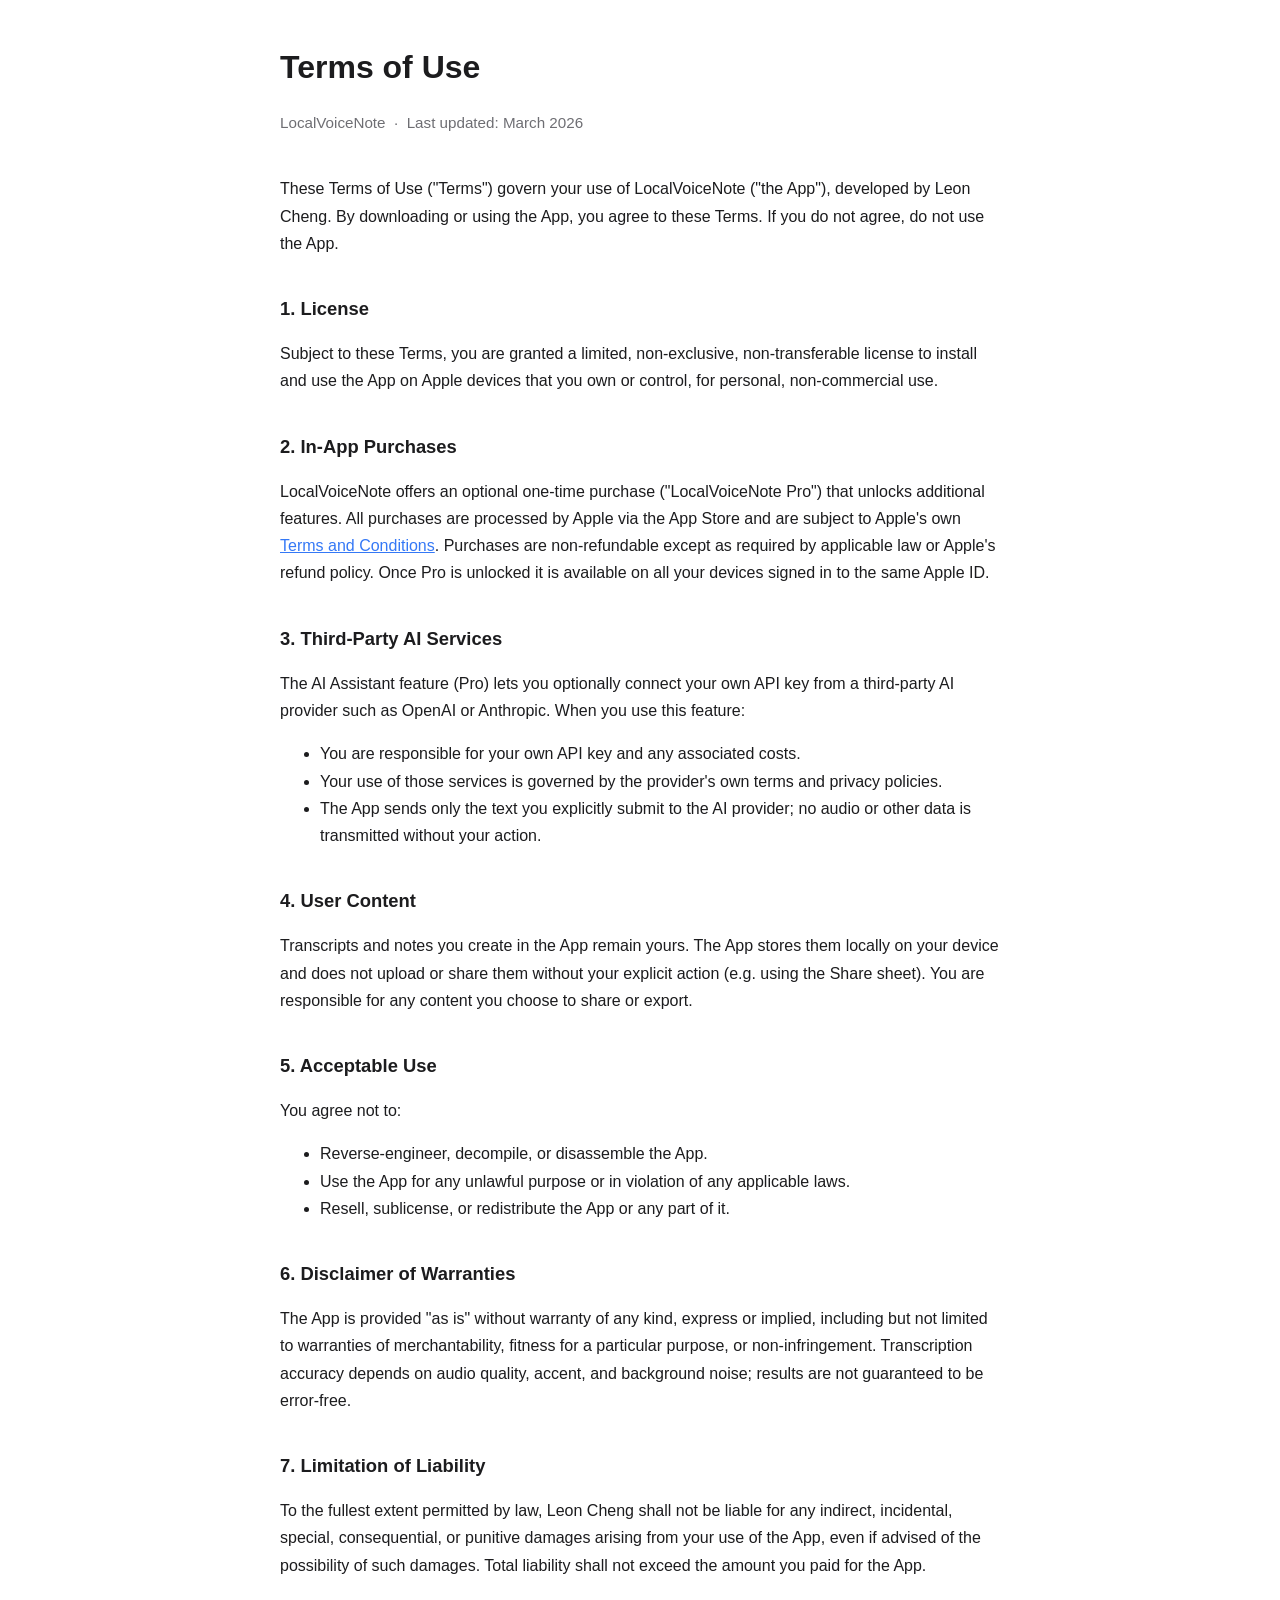
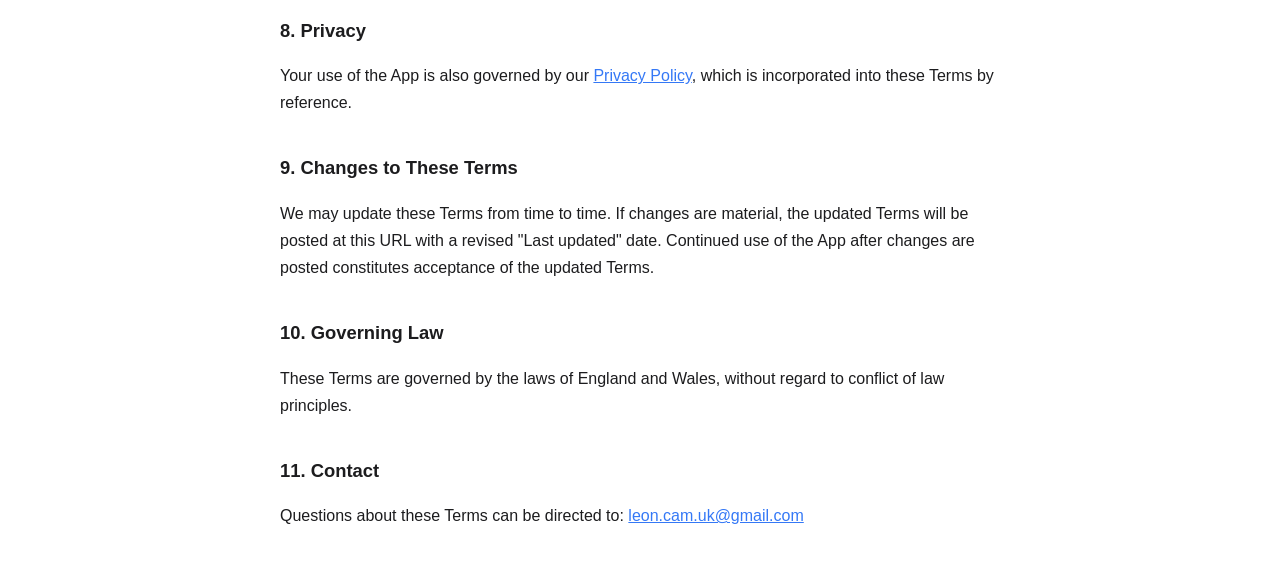
<file: LocalVoiceNote/terms/index.html>
<!DOCTYPE html>
<html lang="en">
<head>
<meta charset="UTF-8">
<meta name="viewport" content="width=device-width, initial-scale=1.0">
<title>LocalVoiceNote — Terms of Use</title>
<style>
  body { font-family: -apple-system, BlinkMacSystemFont, 'Segoe UI', sans-serif;
         max-width: 720px; margin: 40px auto; padding: 0 24px;
         color: #1c1c1e; line-height: 1.7; }
  h1   { font-size: 2rem; margin-bottom: 4px; }
  .sub { color: #6e6e73; margin-bottom: 40px; font-size: 0.95rem; }
  h2   { font-size: 1.15rem; margin-top: 36px; color: #1c1c1e; }
  p, li { font-size: 1rem; }
  a    { color: #3478f6; }
  @media (prefers-color-scheme: dark) {
    body { background: #000; color: #f5f5f7; }
    h2   { color: #f5f5f7; }
  }
</style>
</head>
<body>

<h1>Terms of Use</h1>
<p class="sub">LocalVoiceNote &nbsp;·&nbsp; Last updated: March 2026</p>

<p>These Terms of Use ("Terms") govern your use of LocalVoiceNote ("the App"),
developed by Leon Cheng. By downloading or using the App, you agree to these Terms.
If you do not agree, do not use the App.</p>

<h2>1. License</h2>
<p>Subject to these Terms, you are granted a limited, non-exclusive,
non-transferable license to install and use the App on Apple devices that you own
or control, for personal, non-commercial use.</p>

<h2>2. In-App Purchases</h2>
<p>LocalVoiceNote offers an optional one-time purchase ("LocalVoiceNote Pro") that
unlocks additional features. All purchases are processed by Apple via the App Store
and are subject to Apple's own
<a href="https://www.apple.com/legal/internet-services/itunes/us/terms.html">Terms and Conditions</a>.
Purchases are non-refundable except as required by applicable law or Apple's
refund policy. Once Pro is unlocked it is available on all your devices signed in
to the same Apple ID.</p>

<h2>3. Third-Party AI Services</h2>
<p>The AI Assistant feature (Pro) lets you optionally connect your own API key from
a third-party AI provider such as OpenAI or Anthropic. When you use this feature:</p>
<ul>
  <li>You are responsible for your own API key and any associated costs.</li>
  <li>Your use of those services is governed by the provider's own terms and
      privacy policies.</li>
  <li>The App sends only the text you explicitly submit to the AI provider;
      no audio or other data is transmitted without your action.</li>
</ul>

<h2>4. User Content</h2>
<p>Transcripts and notes you create in the App remain yours. The App stores them
locally on your device and does not upload or share them without your explicit
action (e.g. using the Share sheet). You are responsible for any content you
choose to share or export.</p>

<h2>5. Acceptable Use</h2>
<p>You agree not to:</p>
<ul>
  <li>Reverse-engineer, decompile, or disassemble the App.</li>
  <li>Use the App for any unlawful purpose or in violation of any applicable laws.</li>
  <li>Resell, sublicense, or redistribute the App or any part of it.</li>
</ul>

<h2>6. Disclaimer of Warranties</h2>
<p>The App is provided "as is" without warranty of any kind, express or implied,
including but not limited to warranties of merchantability, fitness for a
particular purpose, or non-infringement. Transcription accuracy depends on
audio quality, accent, and background noise; results are not guaranteed to be
error-free.</p>

<h2>7. Limitation of Liability</h2>
<p>To the fullest extent permitted by law, Leon Cheng shall not be liable for any
indirect, incidental, special, consequential, or punitive damages arising from
your use of the App, even if advised of the possibility of such damages. Total
liability shall not exceed the amount you paid for the App.</p>

<h2>8. Privacy</h2>
<p>Your use of the App is also governed by our
<a href="https://leon-cam.github.io/LocalVoiceNote/privacy/">Privacy Policy</a>,
which is incorporated into these Terms by reference.</p>

<h2>9. Changes to These Terms</h2>
<p>We may update these Terms from time to time. If changes are material, the
updated Terms will be posted at this URL with a revised "Last updated" date.
Continued use of the App after changes are posted constitutes acceptance of the
updated Terms.</p>

<h2>10. Governing Law</h2>
<p>These Terms are governed by the laws of England and Wales, without regard to
conflict of law principles.</p>

<h2>11. Contact</h2>
<p>Questions about these Terms can be directed to:
<a href="mailto:leon.cam.uk@gmail.com">leon.cam.uk@gmail.com</a></p>

</body>
</html>
</file>
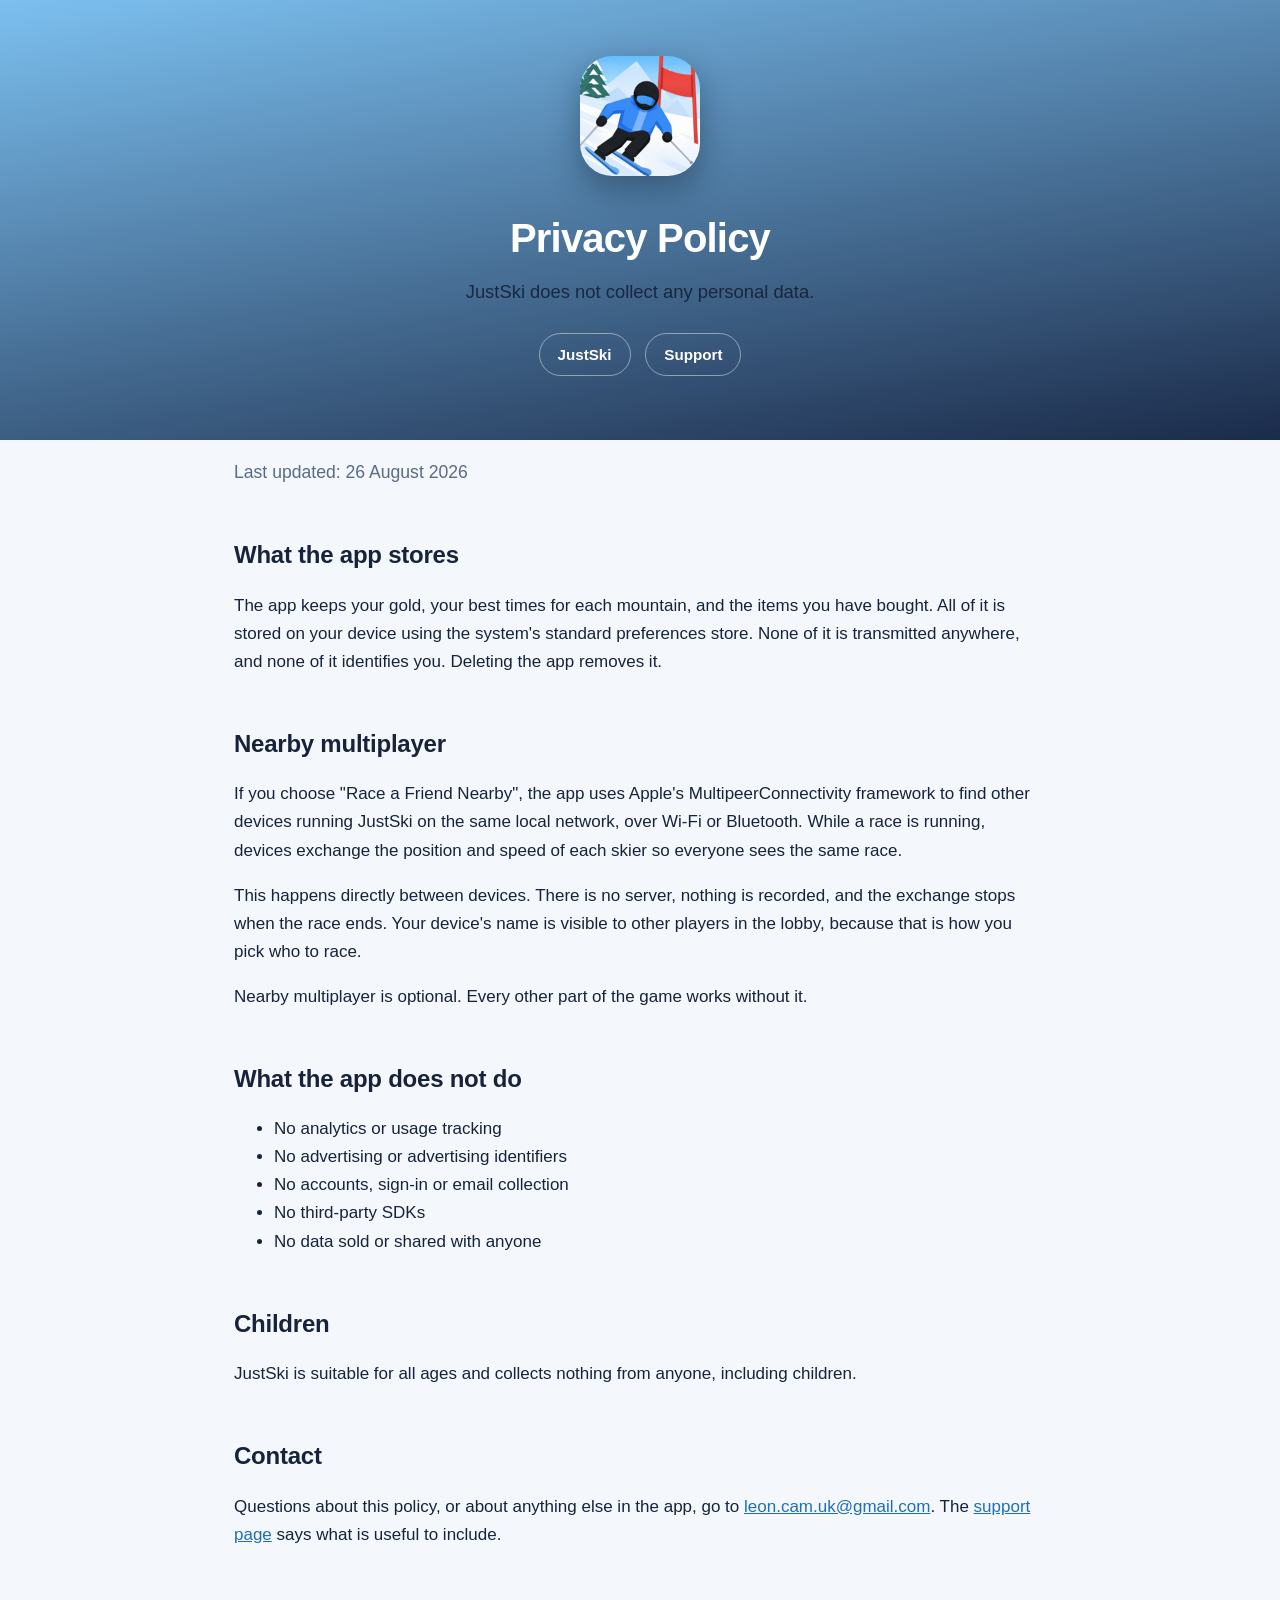
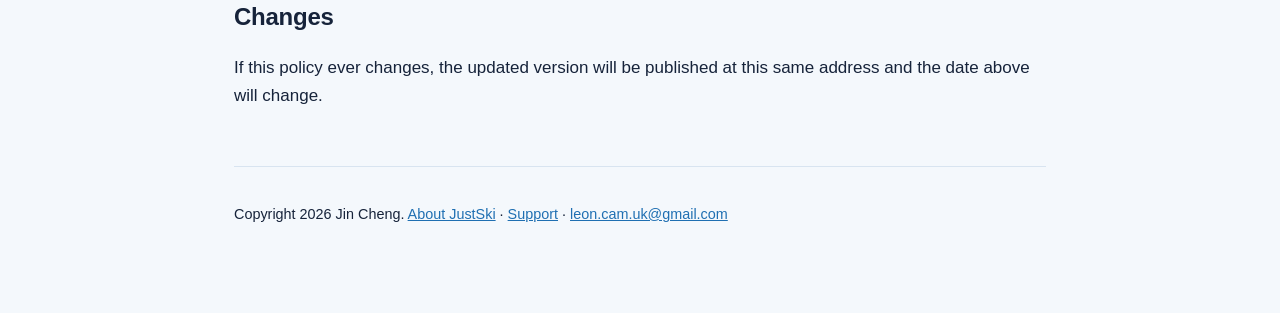
<file: JustSki/privacy.html>
<!doctype html>
<html lang="en-GB">
<head>
<meta charset="utf-8">
<meta name="viewport" content="width=device-width, initial-scale=1">
<title>JustSki — Privacy Policy</title>
<meta name="description" content="JustSki collects no personal data. No analytics, no advertising, no accounts, no third-party SDKs.">
<link rel="icon" href="img/icon.png">
<link rel="stylesheet" href="style.css">
</head>
<body>

<header class="hero">
  <img class="icon" src="img/icon.png" alt="JustSki app icon">
  <h1>Privacy Policy</h1>
  <p class="tag">JustSki does not collect any personal data.</p>
  <nav>
    <a href="index.html">JustSki</a>
    <a href="support.html">Support</a>
  </nav>
</header>

<div class="wrap">

  <p class="lead">Last updated: 26 August 2026</p>

  <h2>What the app stores</h2>
  <p>The app keeps your gold, your best times for each mountain, and the items you have bought.
  All of it is stored on your device using the system's standard preferences store. None of it is
  transmitted anywhere, and none of it identifies you. Deleting the app removes it.</p>

  <h2>Nearby multiplayer</h2>
  <p>If you choose "Race a Friend Nearby", the app uses Apple's MultipeerConnectivity framework to
  find other devices running JustSki on the same local network, over Wi-Fi or Bluetooth. While a
  race is running, devices exchange the position and speed of each skier so everyone sees the same
  race.</p>
  <p>This happens directly between devices. There is no server, nothing is recorded, and the
  exchange stops when the race ends. Your device's name is visible to other players in the lobby,
  because that is how you pick who to race.</p>
  <p>Nearby multiplayer is optional. Every other part of the game works without it.</p>

  <h2>What the app does not do</h2>
  <ul>
    <li>No analytics or usage tracking</li>
    <li>No advertising or advertising identifiers</li>
    <li>No accounts, sign-in or email collection</li>
    <li>No third-party SDKs</li>
    <li>No data sold or shared with anyone</li>
  </ul>

  <h2>Children</h2>
  <p>JustSki is suitable for all ages and collects nothing from anyone, including children.</p>

  <h2>Contact</h2>
  <p>Questions about this policy, or about anything else in the app, go to
  <a href="mailto:leon.cam.uk@gmail.com?subject=JustSki%20privacy">leon.cam.uk@gmail.com</a>. The
  <a href="support.html">support page</a> says what is useful to include.</p>

  <h2>Changes</h2>
  <p>If this policy ever changes, the updated version will be published at this same address and
  the date above will change.</p>

  <footer>
    <p>Copyright 2026 Jin Cheng.
    <a href="index.html">About JustSki</a> ·
    <a href="support.html">Support</a> ·
    <a href="mailto:leon.cam.uk@gmail.com">leon.cam.uk@gmail.com</a></p>
  </footer>

</div>
</body>
</html>
</file>
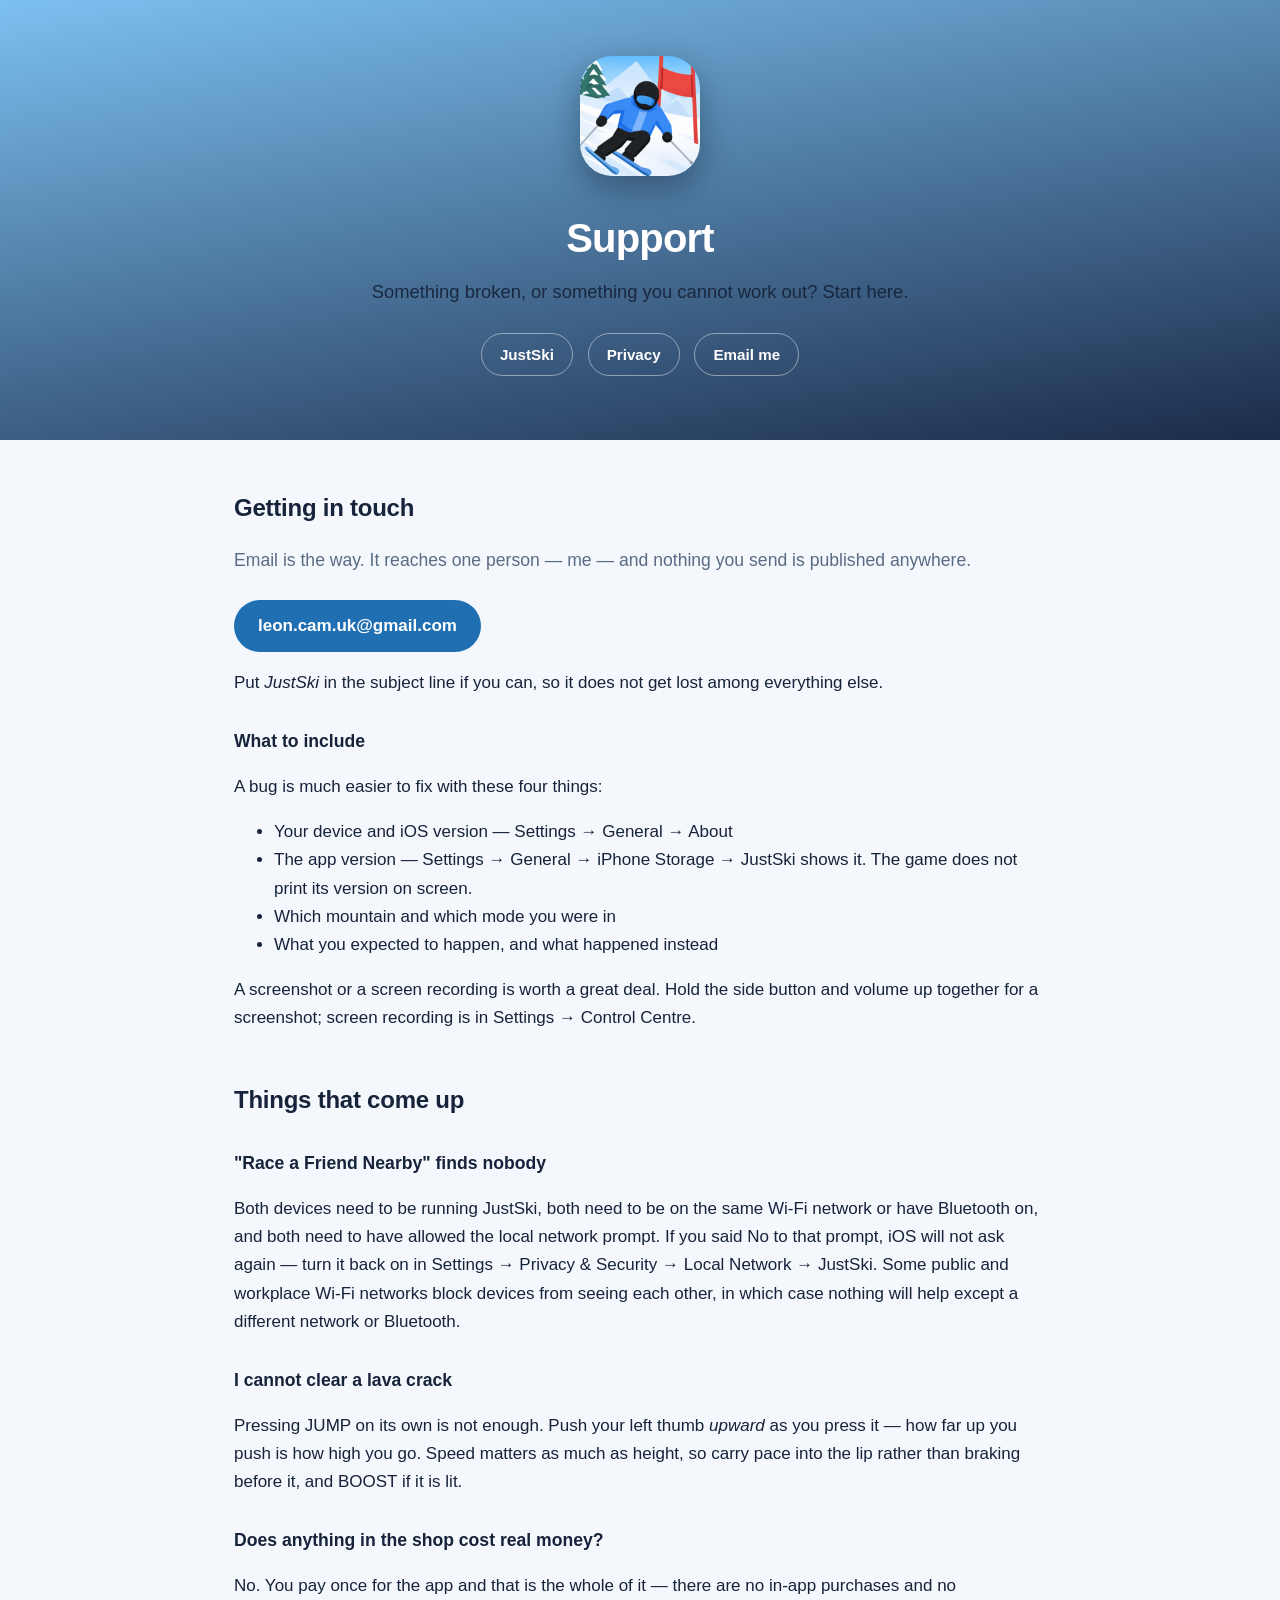
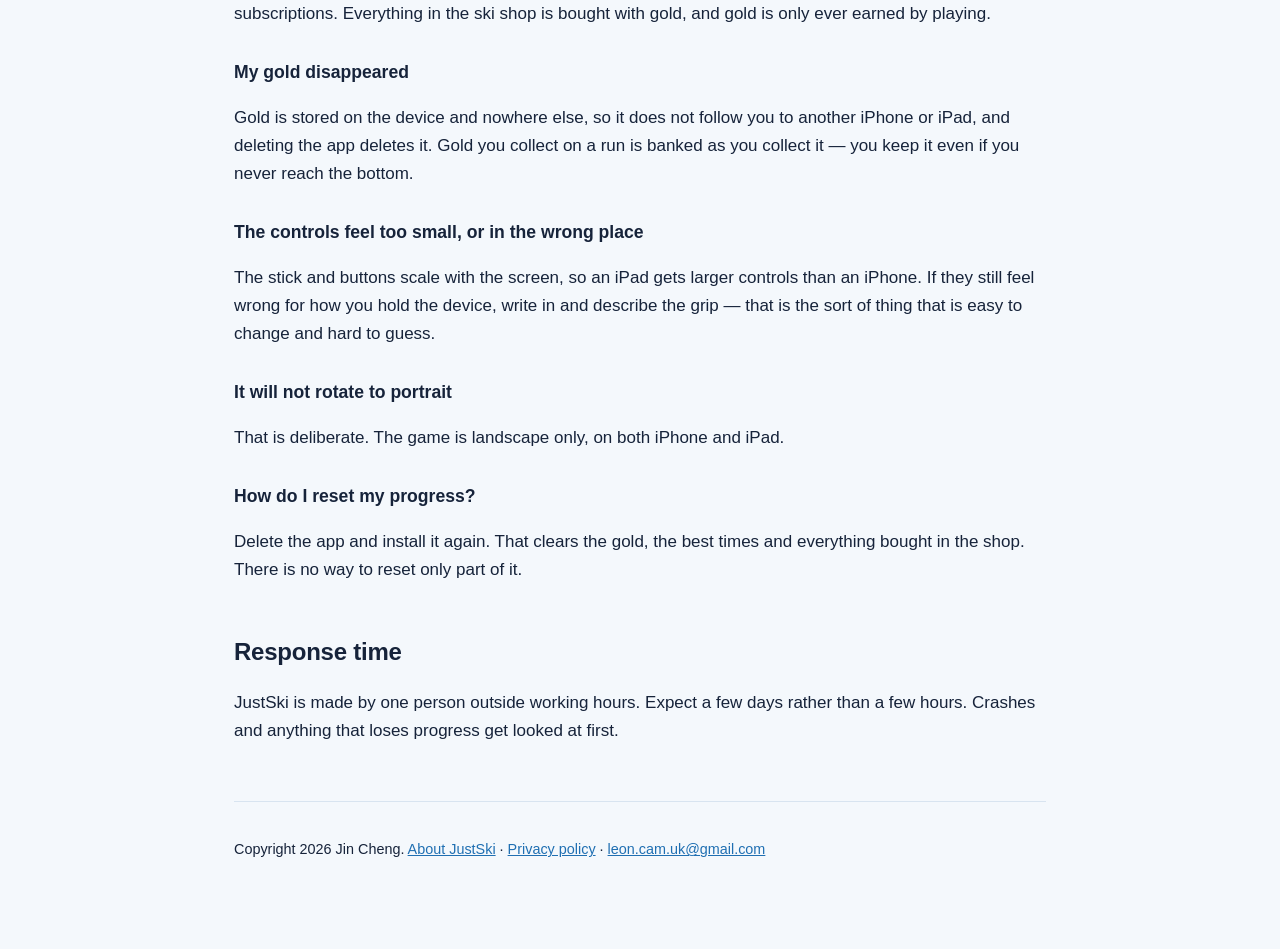
<file: JustSki/support.html>
<!doctype html>
<html lang="en-GB">
<head>
<meta charset="utf-8">
<meta name="viewport" content="width=device-width, initial-scale=1">
<title>JustSki — Support</title>
<meta name="description" content="Help with JustSki: report a bug, ask a question, and answers to the things that come up most.">
<link rel="icon" href="img/icon.png">
<link rel="stylesheet" href="style.css">
</head>
<body>

<header class="hero">
  <img class="icon" src="img/icon.png" alt="JustSki app icon">
  <h1>Support</h1>
  <p class="tag">Something broken, or something you cannot work out? Start here.</p>
  <nav>
    <a href="index.html">JustSki</a>
    <a href="privacy.html">Privacy</a>
    <a href="mailto:leon.cam.uk@gmail.com">Email me</a>
  </nav>
</header>

<div class="wrap">

  <h2>Getting in touch</h2>
  <p class="lead">Email is the way. It reaches one person &mdash; me &mdash; and nothing you send
  is published anywhere.</p>
  <p><a class="btn" href="mailto:leon.cam.uk@gmail.com?subject=JustSki%20support">leon.cam.uk@gmail.com</a></p>
  <p>Put <em>JustSki</em> in the subject line if you can, so it does not get lost among everything
  else.</p>

  <h3>What to include</h3>
  <p>A bug is much easier to fix with these four things:</p>
  <ul>
    <li>Your device and iOS version — Settings &rarr; General &rarr; About</li>
    <li>The app version &mdash; Settings &rarr; General &rarr; iPhone Storage &rarr; JustSki
        shows it. The game does not print its version on screen.</li>
    <li>Which mountain and which mode you were in</li>
    <li>What you expected to happen, and what happened instead</li>
  </ul>
  <p>A screenshot or a screen recording is worth a great deal. Hold the side button and volume
  up together for a screenshot; screen recording is in Settings &rarr; Control Centre.</p>

  <h2>Things that come up</h2>

  <h3>"Race a Friend Nearby" finds nobody</h3>
  <p>Both devices need to be running JustSki, both need to be on the same Wi-Fi network or have
  Bluetooth on, and both need to have allowed the local network prompt. If you said No to that
  prompt, iOS will not ask again — turn it back on in
  Settings &rarr; Privacy &amp; Security &rarr; Local Network &rarr; JustSki. Some public and
  workplace Wi-Fi networks block devices from seeing each other, in which case nothing will help
  except a different network or Bluetooth.</p>

  <h3>I cannot clear a lava crack</h3>
  <p>Pressing JUMP on its own is not enough. Push your left thumb <em>upward</em> as you press it —
  how far up you push is how high you go. Speed matters as much as height, so carry pace into the
  lip rather than braking before it, and BOOST if it is lit.</p>

  <h3>Does anything in the shop cost real money?</h3>
  <p>No. You pay once for the app and that is the whole of it &mdash; there are no in-app
  purchases and no subscriptions. Everything in the ski shop is bought with gold, and gold is
  only ever earned by playing.</p>

  <h3>My gold disappeared</h3>
  <p>Gold is stored on the device and nowhere else, so it does not follow you to another iPhone or
  iPad, and deleting the app deletes it. Gold you collect on a run is banked as you collect it —
  you keep it even if you never reach the bottom.</p>

  <h3>The controls feel too small, or in the wrong place</h3>
  <p>The stick and buttons scale with the screen, so an iPad gets larger controls than an iPhone.
  If they still feel wrong for how you hold the device, write in and describe the grip — that is
  the sort of thing that is easy to change and hard to guess.</p>

  <h3>It will not rotate to portrait</h3>
  <p>That is deliberate. The game is landscape only, on both iPhone and iPad.</p>

  <h3>How do I reset my progress?</h3>
  <p>Delete the app and install it again. That clears the gold, the best times and everything
  bought in the shop. There is no way to reset only part of it.</p>

  <h2>Response time</h2>
  <p>JustSki is made by one person outside working hours. Expect a few days rather than a few
  hours. Crashes and anything that loses progress get looked at first.</p>

  <footer>
    <p>Copyright 2026 Jin Cheng.
    <a href="index.html">About JustSki</a> ·
    <a href="privacy.html">Privacy policy</a> ·
    <a href="mailto:leon.cam.uk@gmail.com">leon.cam.uk@gmail.com</a></p>
  </footer>

</div>
</body>
</html>
</file>
<file: JustSki/style.css>
:root {
  --snow: #f4f8fc;
  --ink: #16233a;
  --muted: #5a6b85;
  --sky: #7cc0f0;
  --deep: #1b2b4a;
  --gold: #f0b429;
  --line: #d8e4f0;
  --card: #ffffff;
}
@media (prefers-color-scheme: dark) {
  :root {
    --snow: #101a2c;
    --ink: #eaf2fb;
    --muted: #9bb0cb;
    --deep: #0a1120;
    --line: #24344f;
    --card: #17233a;
  }
}
* { box-sizing: border-box; }
body {
  margin: 0;
  background: var(--snow);
  color: var(--ink);
  font: 17px/1.65 -apple-system, BlinkMacSystemFont, "Segoe UI", Roboto, Helvetica, Arial, sans-serif;
  -webkit-font-smoothing: antialiased;
}
.wrap { max-width: 860px; margin: 0 auto; padding: 0 24px 72px; }
header.hero {
  background: linear-gradient(170deg, var(--sky) 0%, var(--deep) 100%);
  color: #fff;
  padding: 56px 24px 64px;
  text-align: center;
}
header.hero img.icon {
  width: 120px; height: 120px; border-radius: 27%;
  box-shadow: 0 12px 32px rgba(6, 16, 32, .35);
}
header.hero h1 { font-size: 2.5rem; margin: 20px 0 6px; letter-spacing: -.02em; }
header.hero p.tag { font-size: 1.15rem; margin: 0; opacity: .92; }
nav { margin-top: 26px; }
nav a {
  color: #fff; text-decoration: none; font-weight: 600; font-size: .95rem;
  border: 1px solid rgba(255,255,255,.45); border-radius: 999px;
  padding: 8px 18px; margin: 0 5px; display: inline-block;
}
nav a:hover { background: rgba(255,255,255,.16); }
h2 { font-size: 1.5rem; margin: 48px 0 12px; letter-spacing: -.01em; }
h3 { font-size: 1.1rem; margin: 30px 0 8px; }
p, li { color: var(--ink); }
p.lead { font-size: 1.1rem; color: var(--muted); }
a { color: #1f6fb2; }
@media (prefers-color-scheme: dark) { a { color: #79c0ff; } }
.shots { display: grid; grid-template-columns: repeat(auto-fit, minmax(240px, 1fr)); gap: 18px; margin: 24px 0; }
.shots figure { margin: 0; }
.shots img { width: 100%; border-radius: 12px; border: 1px solid var(--line); display: block; }
.shots figcaption { font-size: .88rem; color: var(--muted); margin-top: 8px; }
.grid { display: grid; grid-template-columns: repeat(auto-fit, minmax(230px, 1fr)); gap: 18px; margin: 20px 0; }
.card { background: var(--card); border: 1px solid var(--line); border-radius: 14px; padding: 18px 20px; }
.card h3 { margin: 0 0 6px; }
.card p { margin: 0; color: var(--muted); font-size: .95rem; }
.gold { color: var(--gold); font-weight: 700; }
table { border-collapse: collapse; width: 100%; margin: 18px 0; font-size: .95rem; }
th, td { text-align: left; padding: 9px 12px; border-bottom: 1px solid var(--line); }
th { color: var(--muted); font-weight: 600; }
code { background: rgba(125,150,180,.16); padding: 2px 6px; border-radius: 5px; font-size: .9em; }
footer { border-top: 1px solid var(--line); margin-top: 56px; padding-top: 22px; color: var(--muted); font-size: .9rem; }
.btn {
  display: inline-block; background: #1f6fb2; color: #fff; text-decoration: none;
  font-weight: 700; padding: 12px 24px; border-radius: 999px; margin-top: 8px;
}
.btn:hover { background: #185890; }
</file>
